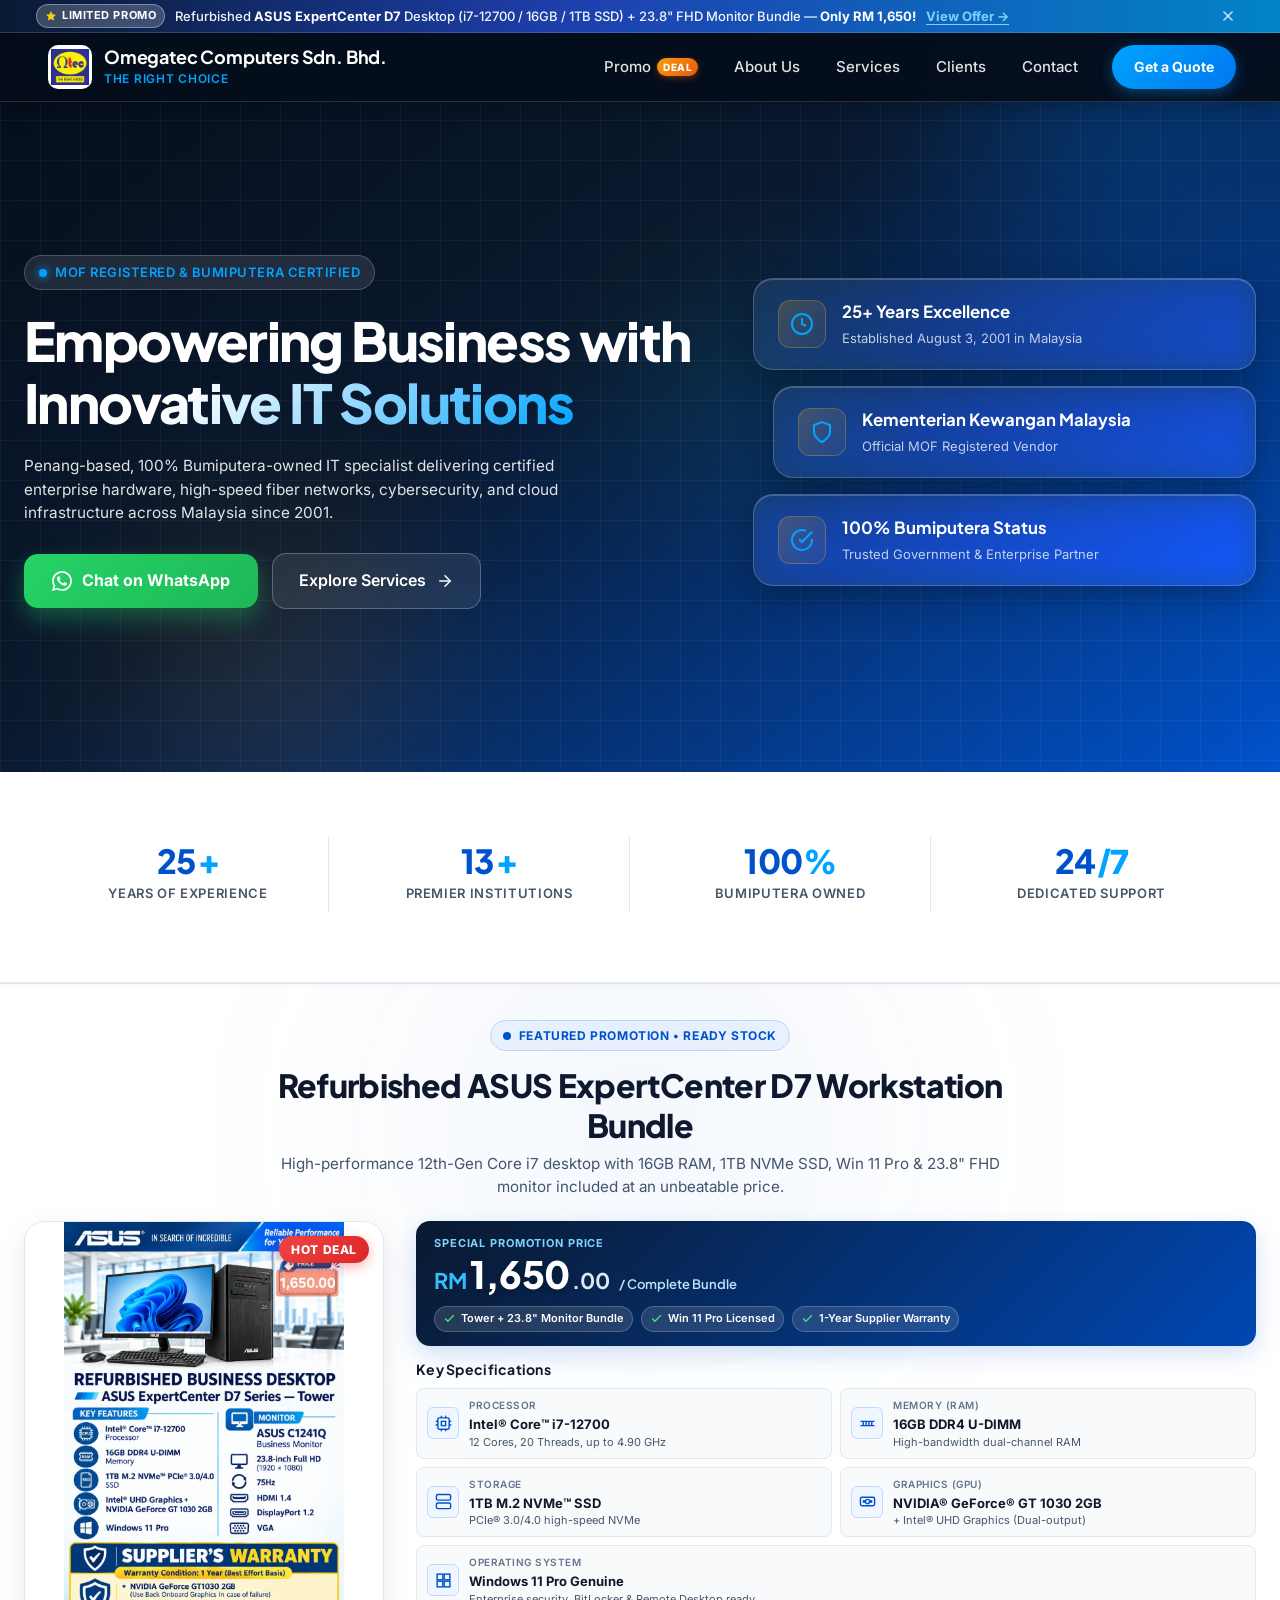
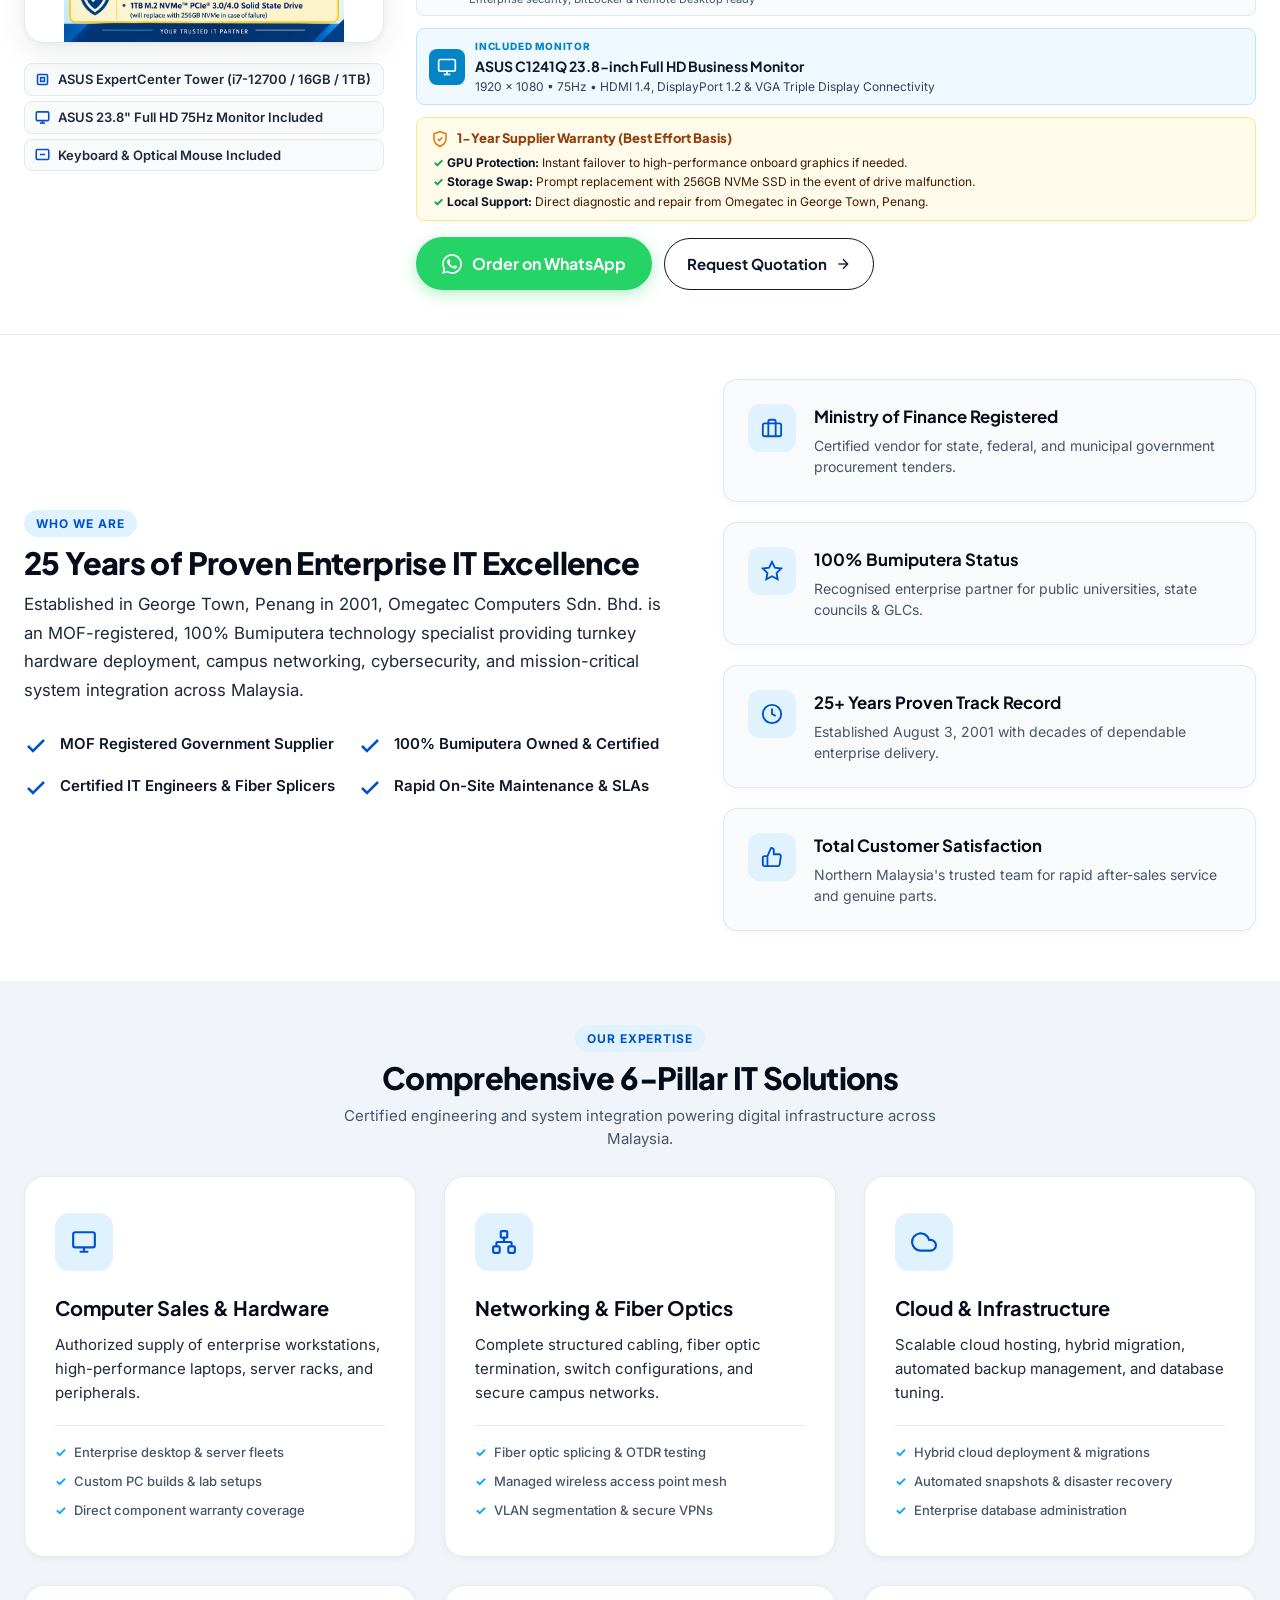
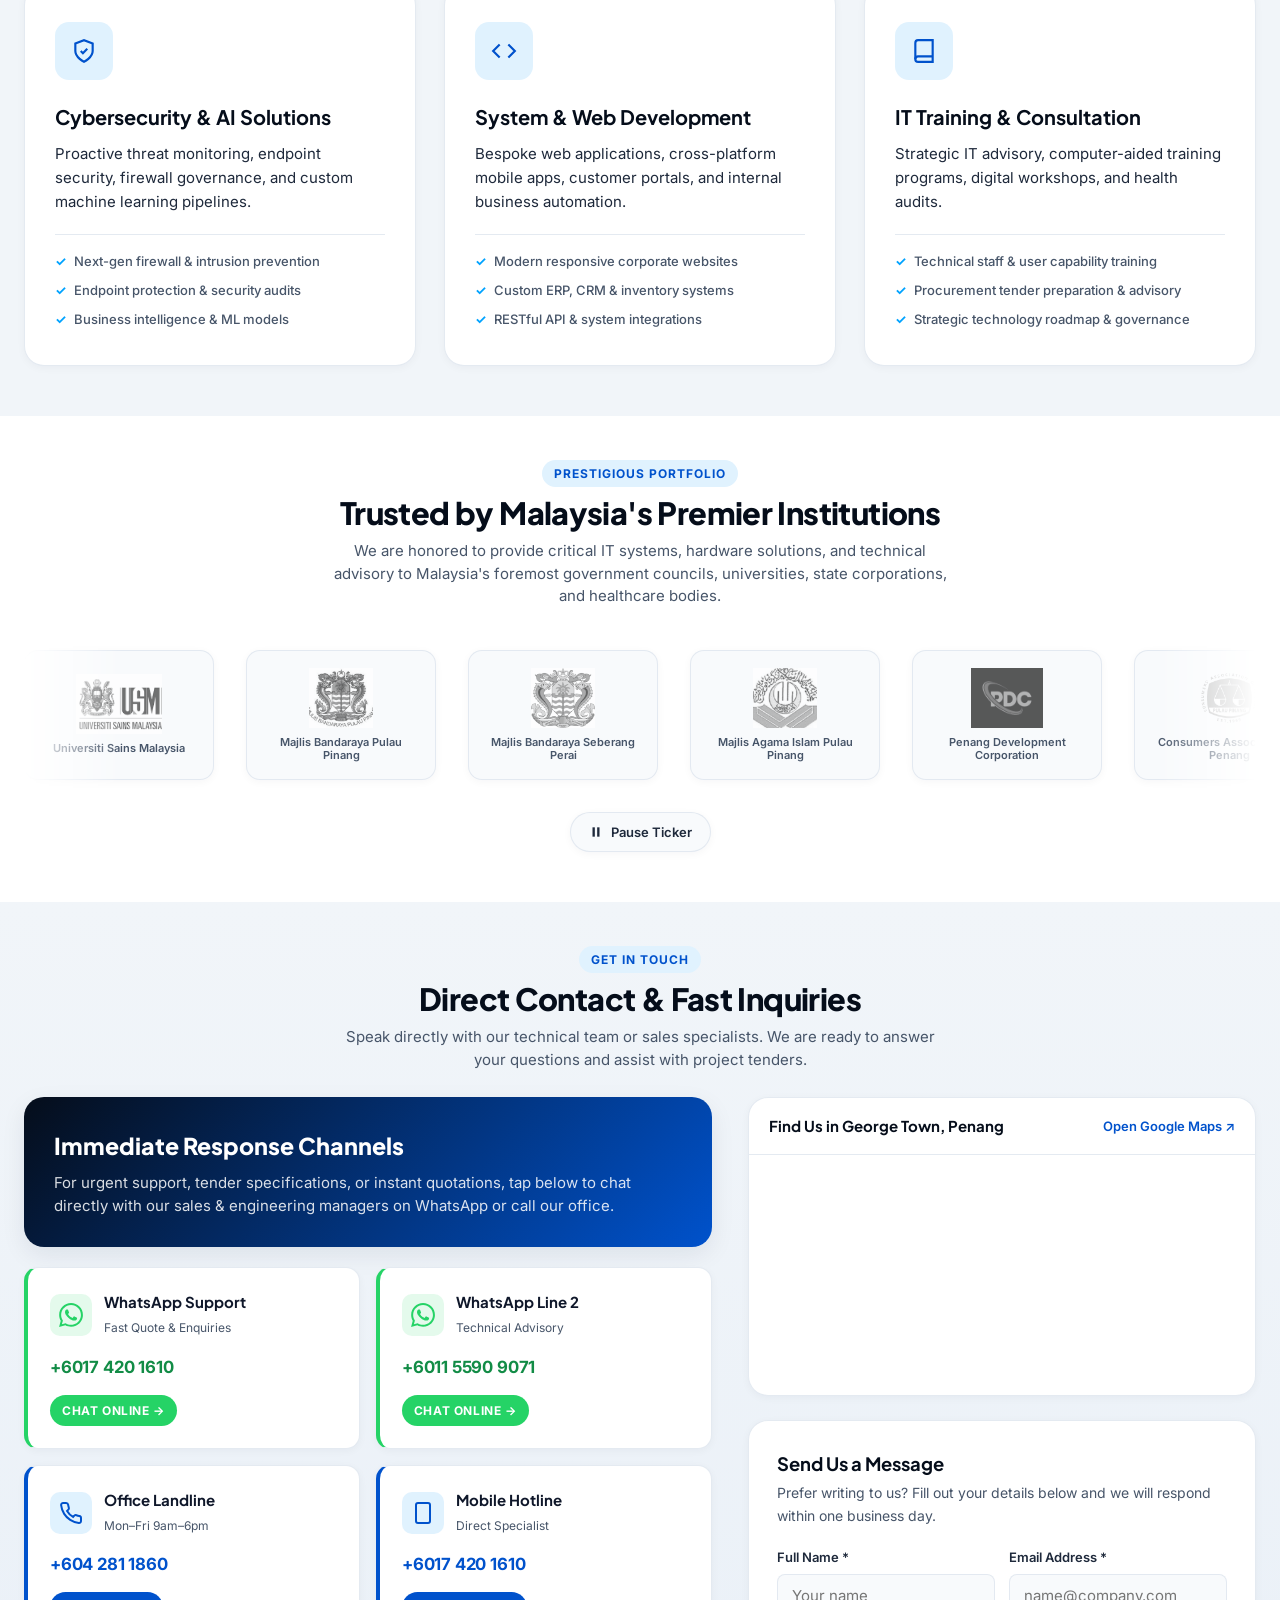
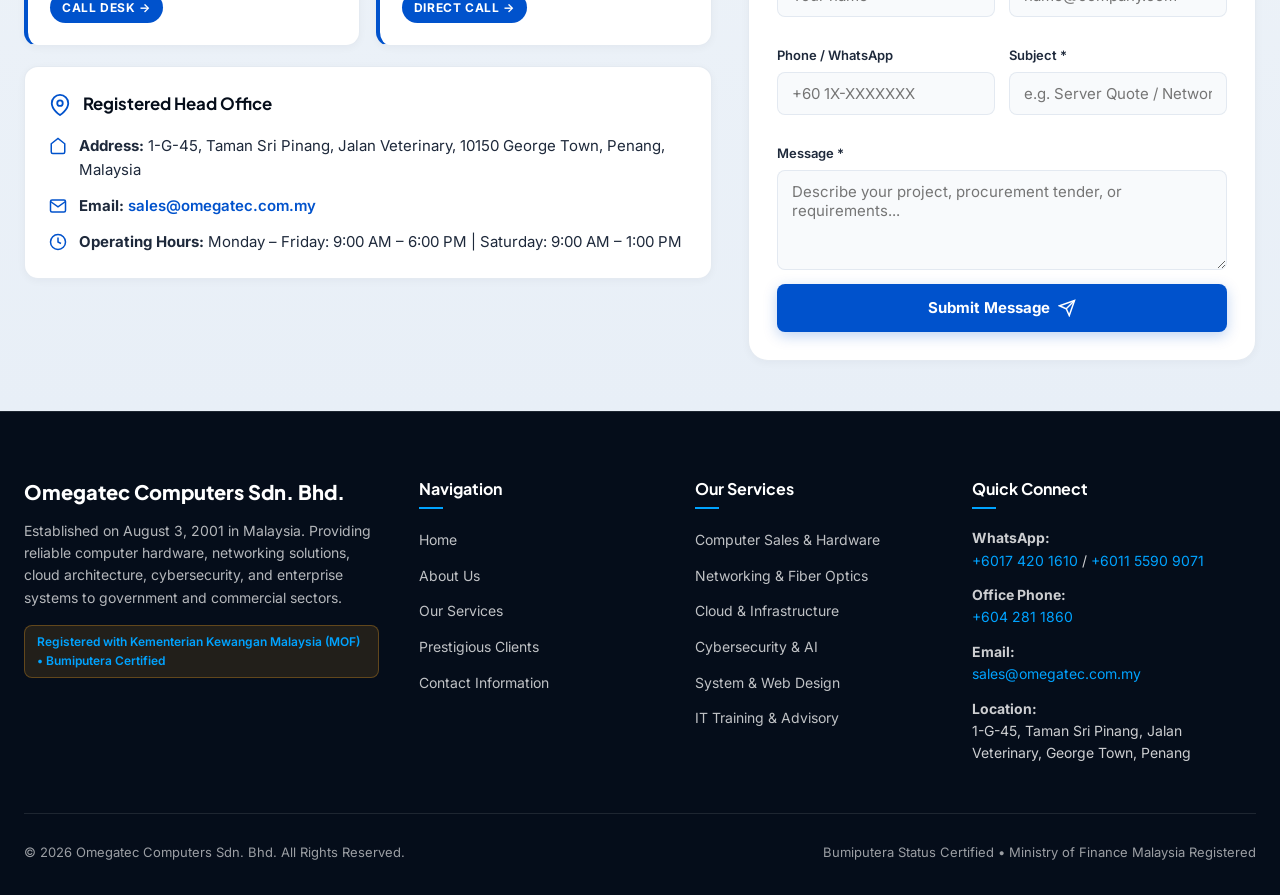
<file: index.html>
<!DOCTYPE html>
<html lang="en">
<head>
  <meta charset="utf-8">
  <meta name="viewport" content="width=device-width, initial-scale=1">
  <meta name="description" content="Omegatec Computers Sdn. Bhd. - Premier Malaysian IT solutions provider specializing in hardware sales, networking, cloud computing, cybersecurity, and system development since 2001. MOF Registered & Bumiputera Certified.">
  <meta name="theme-color" content="#002244">
  <title>Omegatec Computers Sdn. Bhd. | IT Solutions Malaysia</title>

  <!-- Google Fonts: Inter & Plus Jakarta Sans -->
  <link rel="preconnect" href="https://fonts.googleapis.com">
  <link rel="preconnect" href="https://fonts.gstatic.com" crossorigin>
  <link href="https://fonts.googleapis.com/css2?family=Inter:wght@400;500;600;700&family=Plus+Jakarta+Sans:wght@600;700;800&display=swap" rel="stylesheet">

  <!-- Security Policy: Enforce HTTPS for all asset requests -->
  <meta http-equiv="Content-Security-Policy" content="upgrade-insecure-requests">

  <!-- Unified Design System Stylesheet -->
  <link rel="stylesheet" href="css/styles.css?v=5.1">
</head>
<body>

  <!-- Accessible Skip to Content Link (WCAG 2.4.1) -->
  <a href="#main-content" class="skip-link">Skip to main content</a>

  <!-- =========================================================================
       Unified Sticky Glass Header (Encapsulates Top Promo Banner & Nav)
       ========================================================================= -->
  <header class="site-header">
    <!-- Top Global Announcement Bar (Embedded Seamlessly in Header) -->
    <aside id="top-announcement" class="top-announcement-bar" role="region" aria-label="Current Promotion Announcement">
      <div class="announcement-container">
        <div class="announcement-content">
          <span class="announcement-badge">
            <svg width="12" height="12" viewBox="0 0 24 24" fill="currentColor" aria-hidden="true">
              <polygon points="12 2 15.09 8.26 22 9.27 17 14.14 18.18 21.02 12 17.77 5.82 21.02 7 14.14 2 9.27 8.91 8.26 12 2"></polygon>
            </svg>
            LIMITED PROMO
          </span>
          <p class="announcement-text">
            <span class="announcement-desktop-text">Refurbished <strong>ASUS ExpertCenter D7</strong> Desktop (i7-12700 / 16GB / 1TB SSD) + 23.8" FHD Monitor Bundle — <strong>Only RM 1,650!</strong></span>
            <span class="announcement-mobile-text"><strong>ASUS i7 Desktop Bundle</strong> — Only <strong>RM 1,650</strong></span>
          </p>
          <a href="#promo" class="announcement-cta">View Offer &rarr;</a>
        </div>
        <button type="button" class="announcement-close" id="announcement-close-btn" aria-label="Close promotion announcement">
          <svg width="16" height="16" viewBox="0 0 24 24" fill="none" stroke="currentColor" stroke-width="2.5" stroke-linecap="round" stroke-linejoin="round" aria-hidden="true">
            <line x1="18" y1="6" x2="6" y2="18"></line>
            <line x1="6" y1="6" x2="18" y2="18"></line>
          </svg>
        </button>
      </div>
    </aside>

    <!-- Main Navigation Bar -->
    <div class="header-container">
      <a href="#" class="brand-link" aria-label="Omegatec Homepage">
        <div class="brand-logo-wrap">
          <img src="omega-logo.png" alt="Omegatec Logo" width="44" height="44" decoding="async">
        </div>
        <div class="brand-text-wrap">
          <span class="brand-title">Omegatec Computers Sdn. Bhd.</span>
          <span class="brand-tagline">The Right Choice</span>
        </div>
      </a>

      <!-- Desktop Navigation -->
      <nav class="desktop-nav" aria-label="Primary Navigation">
        <ul class="nav-links">
          <li><a href="#promo" class="nav-link nav-link-promo">Promo <span class="nav-promo-pill">DEAL</span></a></li>
          <li><a href="#about" class="nav-link">About Us</a></li>
          <li><a href="#services" class="nav-link">Services</a></li>
          <li><a href="#clients" class="nav-link">Clients</a></li>
          <li><a href="#contact" class="nav-link">Contact</a></li>
        </ul>
        <a href="#contact" class="btn-header-cta">Get a Quote</a>
      </nav>

      <!-- Mobile Hamburger Button -->
      <button class="hamburger" aria-label="Toggle navigation menu" aria-expanded="false" aria-controls="mobile-drawer">
        <span></span>
        <span></span>
        <span></span>
      </button>
    </div>
  </header>

  <!-- Mobile Navigation Drawer -->
  <aside id="mobile-drawer" class="mobile-drawer" aria-label="Mobile Navigation">
    <ul class="mobile-nav-links">
      <li><a href="#promo" class="mobile-nav-link mobile-promo-link">🔥 Current Promo (RM1,650)</a></li>
      <li><a href="#about" class="mobile-nav-link">About Us</a></li>
      <li><a href="#services" class="mobile-nav-link">Services</a></li>
      <li><a href="#clients" class="mobile-nav-link">Clients</a></li>
      <li><a href="#contact" class="mobile-nav-link">Contact Us</a></li>
    </ul>
    <a href="#contact" class="mobile-drawer-cta">Request a Quote</a>
  </aside>
  <div class="drawer-overlay" aria-hidden="true"></div>

  <!-- Main Landmark for Screen Readers & Keyboard Navigation -->
  <main id="main-content">

  <!-- =========================================================================
       Hero Section with Organic Fluid Mesh & Floating Badges
       ========================================================================= -->
  <section class="hero-section" id="home">
    <div class="ambient-blob ambient-blob-1" aria-hidden="true"></div>
    <div class="ambient-blob ambient-blob-2" aria-hidden="true"></div>
    <div class="ambient-blob ambient-blob-3" aria-hidden="true"></div>

    <div class="hero-container">
      <div class="hero-content-wrap">
        <div class="hero-badge-pill">
          <span class="pill-dot"></span>
          MOF Registered &amp; Bumiputera Certified
        </div>
        <h1 class="hero-title">
          Empowering Business with <span class="text-gradient">Innovative IT Solutions</span>
        </h1>
        <p class="hero-lead">
          Penang-based, 100% Bumiputera-owned IT specialist delivering certified enterprise hardware, high-speed fiber networks, cybersecurity, and cloud infrastructure across Malaysia since 2001.
        </p>

        <div class="hero-actions">
          <a href="https://wa.me/60174201610?text=Hello%20Omegatec,%20I%20would%20like%20to%20inquire%20about%20IT%20solutions." target="_blank" rel="noopener" class="btn-whatsapp-cta">
            <svg width="20" height="20" viewBox="0 0 24 24" fill="currentColor">
              <path d="M.057 24l1.687-6.163c-1.041-1.804-1.588-3.849-1.587-5.946.003-6.556 5.338-11.891 11.893-11.891 3.181.001 6.167 1.24 8.413 3.488 2.245 2.248 3.481 5.236 3.48 8.414-.003 6.557-5.338 11.892-11.893 11.892-1.99-.001-3.951-.5-5.688-1.448l-6.305 1.654zm6.597-3.807c1.676.995 3.276 1.591 5.392 1.592 5.448 0 9.886-4.434 9.889-9.885.002-5.462-4.415-9.89-9.881-9.892-5.452 0-9.887 4.434-9.889 9.884-.001 2.225.651 3.891 1.746 5.634l-.999 3.648 3.742-.981zm11.387-5.464c-.074-.124-.272-.198-.57-.347-.297-.149-1.758-.868-2.031-.967-.272-.099-.47-.149-.669.149-.198.297-.768.967-.941 1.165-.173.198-.347.223-.644.074-.297-.149-1.255-.462-2.39-1.475-.883-.788-1.48-1.761-1.653-2.059-.173-.297-.018-.458.13-.606.134-.133.297-.347.446-.521.151-.172.2-.296.3-.495.099-.198.05-.372-.025-.521-.075-.148-.669-1.611-.916-2.206-.242-.579-.487-.501-.669-.51l-.57-.01c-.198 0-.52.074-.792.372s-1.04 1.016-1.04 2.479 1.065 2.876 1.213 3.074c.149.198 2.095 3.2 5.076 4.487.709.306 1.263.489 1.694.626.712.226 1.36.194 1.872.118.571-.085 1.758-.719 2.006-1.413.248-.695.248-1.29.173-1.414z"/>
            </svg>
            Chat on WhatsApp
          </a>
          <a href="#services" class="btn-secondary">
            Explore Services
            <svg width="18" height="18" viewBox="0 0 24 24" fill="none" stroke="currentColor" stroke-width="2" stroke-linecap="round" stroke-linejoin="round">
              <path d="M5 12h14"></path>
              <path d="m12 5 7 7-7 7"></path>
            </svg>
          </a>
        </div>
      </div>

      <!-- Hero Floating Badges Showcase -->
      <div class="hero-visual-card">
        <div class="glass-badge badge-float-1">
          <div class="glass-badge-icon">
            <svg width="24" height="24" viewBox="0 0 24 24" fill="none" stroke="currentColor" stroke-width="2">
              <circle cx="12" cy="12" r="10"></circle>
              <polyline points="12 6 12 12 16 14"></polyline>
            </svg>
          </div>
          <div class="glass-badge-content">
            <h4>25+ Years Excellence</h4>
            <p>Established August 3, 2001 in Malaysia</p>
          </div>
        </div>

        <div class="glass-badge badge-float-2">
          <div class="glass-badge-icon">
            <svg width="24" height="24" viewBox="0 0 24 24" fill="none" stroke="currentColor" stroke-width="2">
              <path d="M12 22s8-4 8-10V5l-8-3-8 3v7c0 6 8 10 8 10z"></path>
            </svg>
          </div>
          <div class="glass-badge-content">
            <h4>Kementerian Kewangan Malaysia</h4>
            <p>Official MOF Registered Vendor</p>
          </div>
        </div>

        <div class="glass-badge badge-float-3">
          <div class="glass-badge-icon">
            <svg width="24" height="24" viewBox="0 0 24 24" fill="none" stroke="currentColor" stroke-width="2">
              <path d="M22 11.08V12a10 10 0 1 1-5.93-9.14"></path>
              <polyline points="22 4 12 14.01 9 11.01"></polyline>
            </svg>
          </div>
          <div class="glass-badge-content">
            <h4>100% Bumiputera Status</h4>
            <p>Trusted Government &amp; Enterprise Partner</p>
          </div>
        </div>
      </div>
    </div>
  </section>

  <!-- =========================================================================
       Stats Counter Banner
       ========================================================================= -->
  <section class="stats-banner" aria-label="Key Performance Indicators">
    <div class="stats-container">
      <div class="stat-item reveal">
        <div class="stat-number-wrap">
          <span class="stat-count" data-target="25">0</span>
          <span class="stat-suffix">+</span>
        </div>
        <span class="stat-label">Years of Experience</span>
      </div>

      <div class="stat-item reveal">
        <div class="stat-number-wrap">
          <span class="stat-count" data-target="13">0</span>
          <span class="stat-suffix">+</span>
        </div>
        <span class="stat-label">Premier Institutions</span>
      </div>

      <div class="stat-item reveal">
        <div class="stat-number-wrap">
          <span class="stat-count" data-target="100">0</span>
          <span class="stat-suffix">%</span>
        </div>
        <span class="stat-label">Bumiputera Owned</span>
      </div>

      <div class="stat-item reveal">
        <div class="stat-number-wrap">
          <span class="stat-count" data-target="24">0</span>
          <span class="stat-suffix">/7</span>
        </div>
        <span class="stat-label">Dedicated Support</span>
      </div>
    </div>
  </section>

  <!-- =========================================================================
       Featured Promo Section — Refurbished ASUS Business Desktop Bundle
       ========================================================================= -->
  <section id="promo" class="promo-section" aria-labelledby="promo-heading">
    <div class="promo-ambient-glow" aria-hidden="true"></div>
    <div class="section-container">
      
      <!-- Section Header -->
      <div class="section-header reveal">
        <div class="promo-tag-pill">
          <span class="promo-pulse-dot" aria-hidden="true"></span>
          <span class="promo-tag-text">Featured Promotion &bull; Ready Stock</span>
        </div>
        <h2 id="promo-heading" class="section-title">
          Refurbished ASUS ExpertCenter D7 Workstation Bundle
        </h2>
        <p class="section-desc">
          High-performance 12th-Gen Core i7 desktop with 16GB RAM, 1TB NVMe SSD, Win 11 Pro &amp; 23.8" FHD monitor included at an unbeatable price.
        </p>
      </div>

      <!-- Promo Showcase Grid -->
      <div class="promo-card-grid reveal">
        
        <!-- Visual Column (Image + Lightbox Trigger + Bundle Checklist) -->
        <div class="promo-visual-wrap">
          <div class="promo-image-card">
            <div class="promo-ribbon-badge">
              <span class="ribbon-text">HOT DEAL</span>
            </div>
            <button type="button" class="promo-poster-btn" id="open-promo-lightbox" aria-label="Enlarge ASUS Desktop Promo Flyer">
              <img src="promo-asus-desktop.jpg" alt="Refurbished ASUS ExpertCenter D7 Series Tower Promotion with 23.8-inch FHD Monitor for RM 1,650" width="853" height="1280" loading="lazy" decoding="async" class="promo-poster-img">
              <div class="promo-hover-overlay">
                <svg width="24" height="24" viewBox="0 0 24 24" fill="none" stroke="currentColor" stroke-width="2" aria-hidden="true">
                  <circle cx="11" cy="11" r="8"></circle>
                  <line x1="21" y1="21" x2="16.65" y2="16.65"></line>
                  <line x1="11" y1="8" x2="11" y2="14"></line>
                  <line x1="8" y1="11" x2="14" y2="11"></line>
                </svg>
                <span>Click to Enlarge</span>
              </div>
            </button>
          </div>

          <!-- Visual Package Contents Pills -->
          <div class="promo-bundle-pills">
            <div class="bundle-pill-item">
              <svg width="15" height="15" viewBox="0 0 24 24" fill="none" stroke="currentColor" stroke-width="2.5"><rect x="4" y="4" width="16" height="16" rx="2"/><rect x="9" y="9" width="6" height="6"/></svg>
              <span>ASUS ExpertCenter Tower (i7-12700 / 16GB / 1TB)</span>
            </div>
            <div class="bundle-pill-item">
              <svg width="15" height="15" viewBox="0 0 24 24" fill="none" stroke="currentColor" stroke-width="2.5"><rect x="2" y="3" width="20" height="14" rx="2"/><line x1="8" y1="21" x2="16" y2="21"/><line x1="12" y1="17" x2="12" y2="21"/></svg>
              <span>ASUS 23.8" Full HD 75Hz Monitor Included</span>
            </div>
            <div class="bundle-pill-item">
              <svg width="15" height="15" viewBox="0 0 24 24" fill="none" stroke="currentColor" stroke-width="2.5"><rect x="2" y="4" width="20" height="16" rx="2"/><path d="M6 8h.01M10 8h.01M14 8h.01M18 8h.01M8 12h8M6 16h.01M10 16h.01M14 16h.01M18 16h.01"/></svg>
              <span>Keyboard &amp; Optical Mouse Included</span>
            </div>
          </div>
        </div>

        <!-- Specs & Details Column -->
        <div class="promo-details-wrap">
          
          <!-- Pricing Card -->
          <div class="promo-pricing-banner">
            <div class="price-meta-label">SPECIAL PROMOTION PRICE</div>
            <div class="price-val-wrap">
              <span class="currency">RM</span>
              <span class="amount">1,650</span>
              <span class="cents">.00</span>
              <span class="unit-tag">/ Complete Bundle</span>
            </div>
            <div class="price-badges-row">
              <span class="benefit-badge">
                <svg width="13" height="13" viewBox="0 0 24 24" fill="none" stroke="currentColor" stroke-width="2.5"><polyline points="20 6 9 17 4 12"></polyline></svg>
                Tower + 23.8" Monitor Bundle
              </span>
              <span class="benefit-badge">
                <svg width="13" height="13" viewBox="0 0 24 24" fill="none" stroke="currentColor" stroke-width="2.5"><polyline points="20 6 9 17 4 12"></polyline></svg>
                Win 11 Pro Licensed
              </span>
              <span class="benefit-badge">
                <svg width="13" height="13" viewBox="0 0 24 24" fill="none" stroke="currentColor" stroke-width="2.5"><polyline points="20 6 9 17 4 12"></polyline></svg>
                1-Year Supplier Warranty
              </span>
            </div>
          </div>

          <!-- Key Hardware Specs -->
          <div class="promo-specs-block">
            <h4 class="specs-heading">Key Specifications</h4>
            <div class="specs-grid">
              <div class="spec-card">
                <div class="spec-icon cpu-icon">
                  <svg width="18" height="18" viewBox="0 0 24 24" fill="none" stroke="currentColor" stroke-width="2"><rect x="4" y="4" width="16" height="16" rx="2"/><rect x="9" y="9" width="6" height="6"/><line x1="9" y1="1" x2="9" y2="4"/><line x1="15" y1="1" x2="15" y2="4"/><line x1="9" y1="20" x2="9" y2="23"/><line x1="15" y1="20" x2="15" y2="23"/><line x1="20" y1="9" x2="23" y2="9"/><line x1="20" y1="14" x2="23" y2="14"/><line x1="1" y1="9" x2="4" y2="9"/><line x1="1" y1="14" x2="4" y2="14"/></svg>
                </div>
                <div class="spec-text">
                  <span class="spec-label">Processor</span>
                  <span class="spec-val">Intel® Core™ i7-12700</span>
                  <span class="spec-sub">12 Cores, 20 Threads, up to 4.90 GHz</span>
                </div>
              </div>

              <div class="spec-card">
                <div class="spec-icon ram-icon">
                  <svg width="18" height="18" viewBox="0 0 24 24" fill="none" stroke="currentColor" stroke-width="2"><path d="M2 9h20M2 15h20M6 9v6M10 9v6M14 9v6M18 9v6"/></svg>
                </div>
                <div class="spec-text">
                  <span class="spec-label">Memory (RAM)</span>
                  <span class="spec-val">16GB DDR4 U-DIMM</span>
                  <span class="spec-sub">High-bandwidth dual-channel RAM</span>
                </div>
              </div>

              <div class="spec-card">
                <div class="spec-icon ssd-icon">
                  <svg width="18" height="18" viewBox="0 0 24 24" fill="none" stroke="currentColor" stroke-width="2"><rect x="2" y="2" width="20" height="8" rx="2"/><rect x="2" y="14" width="20" height="8" rx="2"/><line x1="6" y1="6" x2="6.01" y2="6"/><line x1="6" y1="18" x2="6.01" y2="18"/></svg>
                </div>
                <div class="spec-text">
                  <span class="spec-label">Storage</span>
                  <span class="spec-val">1TB M.2 NVMe™ SSD</span>
                  <span class="spec-sub">PCIe® 3.0/4.0 high-speed NVMe</span>
                </div>
              </div>

              <div class="spec-card">
                <div class="spec-icon gpu-icon">
                  <svg width="18" height="18" viewBox="0 0 24 24" fill="none" stroke="currentColor" stroke-width="2"><rect x="2" y="6" width="20" height="12" rx="2"/><circle cx="12" cy="12" r="3"/><circle cx="7" cy="12" r="1"/><circle cx="17" cy="12" r="1"/></svg>
                </div>
                <div class="spec-text">
                  <span class="spec-label">Graphics (GPU)</span>
                  <span class="spec-val">NVIDIA® GeForce® GT 1030 2GB</span>
                  <span class="spec-sub">+ Intel® UHD Graphics (Dual-output)</span>
                </div>
              </div>

              <div class="spec-card spec-card-wide">
                <div class="spec-icon os-icon">
                  <svg width="18" height="18" viewBox="0 0 24 24" fill="none" stroke="currentColor" stroke-width="2"><rect x="3" y="3" width="8" height="8"/><rect x="13" y="3" width="8" height="8"/><rect x="3" y="13" width="8" height="8"/><rect x="13" y="13" width="8" height="8"/></svg>
                </div>
                <div class="spec-text">
                  <span class="spec-label">Operating System</span>
                  <span class="spec-val">Windows 11 Pro Genuine</span>
                  <span class="spec-sub">Enterprise security, BitLocker &amp; Remote Desktop ready</span>
                </div>
              </div>
            </div>
          </div>

          <!-- Included Monitor Block -->
          <div class="promo-monitor-box">
            <div class="monitor-icon-wrap">
              <svg width="22" height="22" viewBox="0 0 24 24" fill="none" stroke="currentColor" stroke-width="2"><rect x="2" y="3" width="20" height="14" rx="2"/><line x1="8" y1="21" x2="16" y2="21"/><line x1="12" y1="17" x2="12" y2="21"/></svg>
            </div>
            <div class="monitor-info">
              <span class="monitor-badge">INCLUDED MONITOR</span>
              <h5 class="monitor-model">ASUS C1241Q 23.8-inch Full HD Business Monitor</h5>
              <p class="monitor-specs">
                1920 &times; 1080 &bull; 75Hz &bull; HDMI 1.4, DisplayPort 1.2 &amp; VGA Triple Display Connectivity
              </p>
            </div>
          </div>

          <!-- Supplier Warranty Terms Box -->
          <div class="promo-warranty-card">
            <div class="warranty-card-header">
              <svg width="18" height="18" viewBox="0 0 24 24" fill="none" stroke="currentColor" stroke-width="2" class="warranty-badge-icon"><path d="M12 22s8-4 8-10V5l-8-3-8 3v7c0 6 8 10 8 10z"/><polyline points="9 12 11 14 15 10"/></svg>
              <span class="warranty-title">1-Year Supplier Warranty (Best Effort Basis)</span>
            </div>
            <ul class="warranty-bullet-list">
              <li><strong>GPU Protection:</strong> Instant failover to high-performance onboard graphics if needed.</li>
              <li><strong>Storage Swap:</strong> Prompt replacement with 256GB NVMe SSD in the event of drive malfunction.</li>
              <li><strong>Local Support:</strong> Direct diagnostic and repair from Omegatec in George Town, Penang.</li>
            </ul>
          </div>

          <!-- CTA Action Buttons -->
          <div class="promo-cta-actions">
            <a href="https://wa.me/60174201610?text=Hello%20Omegatec,%20I%20would%20like%20to%20order/inquire%20about%20the%20Refurbished%20ASUS%20ExpertCenter%20D7%20Desktop%20Bundle%20(RM1,650)." target="_blank" rel="noopener" class="btn-promo-whatsapp">
              <svg width="20" height="20" viewBox="0 0 24 24" fill="currentColor">
                <path d="M.057 24l1.687-6.163c-1.041-1.804-1.588-3.849-1.587-5.946.003-6.556 5.338-11.891 11.893-11.891 3.181.001 6.167 1.24 8.413 3.488 2.245 2.248 3.481 5.236 3.48 8.414-.003 6.557-5.338 11.892-11.893 11.892-1.99-.001-3.951-.5-5.688-1.448l-6.305 1.654zm6.597-3.807c1.676.995 3.276 1.591 5.392 1.592 5.448 0 9.886-4.434 9.889-9.885.002-5.462-4.415-9.89-9.881-9.892-5.452 0-9.887 4.434-9.889 9.884-.001 2.225.651 3.891 1.746 5.634l-.999 3.648 3.742-.981zm11.387-5.464c-.074-.124-.272-.198-.57-.347-.297-.149-1.758-.868-2.031-.967-.272-.099-.47-.149-.669.149-.198.297-.768.967-.941 1.165-.173.198-.347.223-.644.074-.297-.149-1.255-.462-2.39-1.475-.883-.788-1.48-1.761-1.653-2.059-.173-.297-.018-.458.13-.606.134-.133.297-.347.446-.521.151-.172.2-.296.3-.495.099-.198.05-.372-.025-.521-.075-.148-.669-1.611-.916-2.206-.242-.579-.487-.501-.669-.51l-.57-.01c-.198 0-.52.074-.792.372s-1.04 1.016-1.04 2.479 1.065 2.876 1.213 3.074c.149.198 2.095 3.2 5.076 4.487.709.306 1.263.489 1.694.626.712.226 1.36.194 1.872.118.571-.085 1.758-.719 2.006-1.413.248-.695.248-1.29.173-1.414z"/>
              </svg>
              Order on WhatsApp
            </a>
            <a href="#contact" class="btn-promo-quote">
              Request Quotation
              <svg width="16" height="16" viewBox="0 0 24 24" fill="none" stroke="currentColor" stroke-width="2"><path d="M5 12h14"/><path d="m12 5 7 7-7 7"/></svg>
            </a>
          </div>

        </div>
      </div>
    </div>
  </section>

  <!-- =========================================================================
       About Us Section — High-Impact Credentials Grid
       ========================================================================= -->
  <section id="about">
    <div class="section-container">
      <div class="about-grid">
        <div class="about-content reveal">
          <span class="section-subtitle">Who We Are</span>
          <h2 class="section-title">25 Years of Proven Enterprise IT Excellence</h2>
          <p>
            Established in George Town, Penang in 2001, Omegatec Computers Sdn. Bhd. is an MOF-registered, 100% Bumiputera technology specialist providing turnkey hardware deployment, campus networking, cybersecurity, and mission-critical system integration across Malaysia.
          </p>

          <div class="about-features">
            <div class="about-feature-item">
              <svg class="about-feature-icon" viewBox="0 0 24 24" fill="none" stroke="currentColor" stroke-width="2.5">
                <polyline points="20 6 9 17 4 12"></polyline>
              </svg>
              <span class="about-feature-text">MOF Registered Government Supplier</span>
            </div>
            <div class="about-feature-item">
              <svg class="about-feature-icon" viewBox="0 0 24 24" fill="none" stroke="currentColor" stroke-width="2.5">
                <polyline points="20 6 9 17 4 12"></polyline>
              </svg>
              <span class="about-feature-text">100% Bumiputera Owned &amp; Certified</span>
            </div>
            <div class="about-feature-item">
              <svg class="about-feature-icon" viewBox="0 0 24 24" fill="none" stroke="currentColor" stroke-width="2.5">
                <polyline points="20 6 9 17 4 12"></polyline>
              </svg>
              <span class="about-feature-text">Certified IT Engineers &amp; Fiber Splicers</span>
            </div>
            <div class="about-feature-item">
              <svg class="about-feature-icon" viewBox="0 0 24 24" fill="none" stroke="currentColor" stroke-width="2.5">
                <polyline points="20 6 9 17 4 12"></polyline>
              </svg>
              <span class="about-feature-text">Rapid On-Site Maintenance &amp; SLAs</span>
            </div>
          </div>
        </div>

        <div class="about-cards-wrap reveal">
          <div class="credential-card">
            <div class="credential-icon-wrap">
              <svg width="22" height="22" viewBox="0 0 24 24" fill="none" stroke="currentColor" stroke-width="2">
                <rect x="2" y="7" width="20" height="14" rx="2" ry="2"></rect>
                <path d="M16 21V5a2 2 0 0 0-2-2h-4a2 2 0 0 0-2 2v16"></path>
              </svg>
            </div>
            <div class="credential-info">
              <h4>Ministry of Finance Registered</h4>
              <p>Certified vendor for state, federal, and municipal government procurement tenders.</p>
            </div>
          </div>

          <div class="credential-card">
            <div class="credential-icon-wrap">
              <svg width="22" height="22" viewBox="0 0 24 24" fill="none" stroke="currentColor" stroke-width="2">
                <polygon points="12 2 15.09 8.26 22 9.27 17 14.14 18.18 21.02 12 17.77 5.82 21.02 7 14.14 2 9.27 8.91 8.26 12 2"></polygon>
              </svg>
            </div>
            <div class="credential-info">
              <h4>100% Bumiputera Status</h4>
              <p>Recognised enterprise partner for public universities, state councils &amp; GLCs.</p>
            </div>
          </div>

          <div class="credential-card">
            <div class="credential-icon-wrap">
              <svg width="22" height="22" viewBox="0 0 24 24" fill="none" stroke="currentColor" stroke-width="2">
                <circle cx="12" cy="12" r="10"></circle>
                <polyline points="12 6 12 12 16 14"></polyline>
              </svg>
            </div>
            <div class="credential-info">
              <h4>25+ Years Proven Track Record</h4>
              <p>Established August 3, 2001 with decades of dependable enterprise delivery.</p>
            </div>
          </div>

          <div class="credential-card">
            <div class="credential-icon-wrap">
              <svg width="22" height="22" viewBox="0 0 24 24" fill="none" stroke="currentColor" stroke-width="2">
                <path d="M14 9V5a3 3 0 0 0-3-3l-4 9v11h11.28a2 2 0 0 0 2-1.7l1.38-9a2 2 0 0 0-2-2.3zM7 22H4a2 2 0 0 1-2-2v-7a2 2 0 0 1 2-2h3"></path>
              </svg>
            </div>
            <div class="credential-info">
              <h4>Total Customer Satisfaction</h4>
              <p>Northern Malaysia's trusted team for rapid after-sales service and genuine parts.</p>
            </div>
          </div>
        </div>
      </div>
    </div>
  </section>

  <!-- =========================================================================
       Services Section — 6 Pillars (Visual & Scannable)
       ========================================================================= -->
  <section id="services">
    <div class="section-container">
      <div class="section-header reveal">
        <span class="section-subtitle">Our Expertise</span>
        <h2 class="section-title">Comprehensive 6-Pillar IT Solutions</h2>
        <p class="section-desc">
          Certified engineering and system integration powering digital infrastructure across Malaysia.
        </p>
      </div>

      <div class="services-grid">
        <!-- Pillar 1: Hardware & Sales -->
        <div class="service-card reveal">
          <div class="service-icon-box">
            <svg width="26" height="26" viewBox="0 0 24 24" fill="none" stroke="currentColor" stroke-width="2">
              <rect x="2" y="3" width="20" height="14" rx="2" ry="2"></rect>
              <line x1="8" y1="21" x2="16" y2="21"></line>
              <line x1="12" y1="17" x2="12" y2="21"></line>
            </svg>
          </div>
          <h3 class="service-title">Computer Sales &amp; Hardware</h3>
          <p class="service-desc">
            Authorized supply of enterprise workstations, high-performance laptops, server racks, and peripherals.
          </p>
          <ul class="service-highlights">
            <li>Enterprise desktop &amp; server fleets</li>
            <li>Custom PC builds &amp; lab setups</li>
            <li>Direct component warranty coverage</li>
          </ul>
        </div>

        <!-- Pillar 2: Networking & Fiber Optics -->
        <div class="service-card reveal">
          <div class="service-icon-box">
            <svg width="26" height="26" viewBox="0 0 24 24" fill="none" stroke="currentColor" stroke-width="2">
              <rect x="16" y="16" width="6" height="6" rx="1"></rect>
              <rect x="2" y="16" width="6" height="6" rx="1"></rect>
              <rect x="9" y="2" width="6" height="6" rx="1"></rect>
              <path d="M5 16v-3a1 1 0 0 1 1-1h12a1 1 0 0 1 1 1v3"></path>
              <line x1="12" y1="12" x2="12" y2="8"></line>
            </svg>
          </div>
          <h3 class="service-title">Networking &amp; Fiber Optics</h3>
          <p class="service-desc">
            Complete structured cabling, fiber optic termination, switch configurations, and secure campus networks.
          </p>
          <ul class="service-highlights">
            <li>Fiber optic splicing &amp; OTDR testing</li>
            <li>Managed wireless access point mesh</li>
            <li>VLAN segmentation &amp; secure VPNs</li>
          </ul>
        </div>

        <!-- Pillar 3: Cloud & Infrastructure -->
        <div class="service-card reveal">
          <div class="service-icon-box">
            <svg width="26" height="26" viewBox="0 0 24 24" fill="none" stroke="currentColor" stroke-width="2">
              <path d="M18 10h-1.26A8 8 0 1 0 9 20h9a5 5 0 0 0 0-10z"></path>
            </svg>
          </div>
          <h3 class="service-title">Cloud &amp; Infrastructure</h3>
          <p class="service-desc">
            Scalable cloud hosting, hybrid migration, automated backup management, and database tuning.
          </p>
          <ul class="service-highlights">
            <li>Hybrid cloud deployment &amp; migrations</li>
            <li>Automated snapshots &amp; disaster recovery</li>
            <li>Enterprise database administration</li>
          </ul>
        </div>

        <!-- Pillar 4: Cybersecurity & AI/ML -->
        <div class="service-card reveal">
          <div class="service-icon-box">
            <svg width="26" height="26" viewBox="0 0 24 24" fill="none" stroke="currentColor" stroke-width="2">
              <path d="M12 22s8-4 8-10V5l-8-3-8 3v7c0 6 8 10 8 10z"></path>
              <path d="m9 12 2 2 4-4"></path>
            </svg>
          </div>
          <h3 class="service-title">Cybersecurity &amp; AI Solutions</h3>
          <p class="service-desc">
            Proactive threat monitoring, endpoint security, firewall governance, and custom machine learning pipelines.
          </p>
          <ul class="service-highlights">
            <li>Next-gen firewall &amp; intrusion prevention</li>
            <li>Endpoint protection &amp; security audits</li>
            <li>Business intelligence &amp; ML models</li>
          </ul>
        </div>

        <!-- Pillar 5: Custom Software & Web -->
        <div class="service-card reveal">
          <div class="service-icon-box">
            <svg width="26" height="26" viewBox="0 0 24 24" fill="none" stroke="currentColor" stroke-width="2">
              <polyline points="16 18 22 12 16 6"></polyline>
              <polyline points="8 6 2 12 8 18"></polyline>
            </svg>
          </div>
          <h3 class="service-title">System &amp; Web Development</h3>
          <p class="service-desc">
            Bespoke web applications, cross-platform mobile apps, customer portals, and internal business automation.
          </p>
          <ul class="service-highlights">
            <li>Modern responsive corporate websites</li>
            <li>Custom ERP, CRM &amp; inventory systems</li>
            <li>RESTful API &amp; system integrations</li>
          </ul>
        </div>

        <!-- Pillar 6: Training & Consultation -->
        <div class="service-card reveal">
          <div class="service-icon-box">
            <svg width="26" height="26" viewBox="0 0 24 24" fill="none" stroke="currentColor" stroke-width="2">
              <path d="M4 19.5A2.5 2.5 0 0 1 6.5 17H20"></path>
              <path d="M6.5 2H20v20H6.5A2.5 2.5 0 0 1 4 19.5v-15A2.5 2.5 0 0 1 6.5 2z"></path>
            </svg>
          </div>
          <h3 class="service-title">IT Training &amp; Consultation</h3>
          <p class="service-desc">
            Strategic IT advisory, computer-aided training programs, digital workshops, and health audits.
          </p>
          <ul class="service-highlights">
            <li>Technical staff &amp; user capability training</li>
            <li>Procurement tender preparation &amp; advisory</li>
            <li>Strategic technology roadmap &amp; governance</li>
          </ul>
        </div>
      </div>
    </div>
  </section>

  <!-- =========================================================================
       Clients Section — Infinite Seamless Logo Marquee (13 Logos)
       ========================================================================= -->
  <section id="clients">
    <div class="section-container">
      <div class="section-header reveal">
        <span class="section-subtitle">Prestigious Portfolio</span>
        <h2 class="section-title">Trusted by Malaysia's Premier Institutions</h2>
        <p class="section-desc">
          We are honored to provide critical IT systems, hardware solutions, and technical advisory to Malaysia's foremost government councils, universities, state corporations, and healthcare bodies.
        </p>
      </div>

      <!-- Marquee Carousel with 13 Logos -->
      <div class="marquee-wrapper reveal">
        <div class="marquee-track" role="region" aria-label="Client logos carousel">
          <!-- 1. USM -->
          <div class="client-logo-card">
            <img src="usm-logo.png" alt="Universiti Sains Malaysia" class="client-logo-img" width="211" height="148" loading="lazy" decoding="async">
            <span class="client-logo-name">Universiti Sains Malaysia</span>
          </div>
          <!-- 2. MBPP -->
          <div class="client-logo-card">
            <img src="mbpp-logo.png" alt="Majlis Bandaraya Pulau Pinang" class="client-logo-img" width="204" height="192" loading="lazy" decoding="async">
            <span class="client-logo-name">Majlis Bandaraya Pulau Pinang</span>
          </div>
          <!-- 3. MBSP -->
          <div class="client-logo-card">
            <img src="mbsp-logo.png" alt="Majlis Bandaraya Seberang Perai" class="client-logo-img" width="204" height="192" loading="lazy" decoding="async">
            <span class="client-logo-name">Majlis Bandaraya Seberang Perai</span>
          </div>
          <!-- 4. MAINPP -->
          <div class="client-logo-card">
            <img src="mainpp-logo.png" alt="Majlis Agama Islam Pulau Pinang" class="client-logo-img" width="204" height="192" loading="lazy" decoding="async">
            <span class="client-logo-name">Majlis Agama Islam Pulau Pinang</span>
          </div>
          <!-- 5. PDC -->
          <div class="client-logo-card">
            <img src="pdc-logo.png" alt="Penang Development Corporation" class="client-logo-img" width="180" height="148" loading="lazy" decoding="async">
            <span class="client-logo-name">Penang Development Corporation</span>
          </div>
          <!-- 6. CAP -->
          <div class="client-logo-card">
            <img src="cap-logo.png" alt="Consumers Association of Penang" class="client-logo-img" width="400" height="400" loading="lazy" decoding="async">
            <span class="client-logo-name">Consumers Association of Penang</span>
          </div>
          <!-- 7. PBBPP -->
          <div class="client-logo-card">
            <img src="pbbpp-logo.png" alt="Perbadanan Bukit Bendera Pulau Pinang" class="client-logo-img" width="176" height="167" loading="lazy" decoding="async">
            <span class="client-logo-name">Perbadanan Bukit Bendera</span>
          </div>
          <!-- 8. MADA -->
          <div class="client-logo-card">
            <img src="mada-logo.png" alt="Lembaga Kemajuan Pertanian Muda" class="client-logo-img" width="204" height="192" loading="lazy" decoding="async">
            <span class="client-logo-name">Lembaga Pertanian Muda (MADA)</span>
          </div>
          <!-- 9. HPP -->
          <div class="client-logo-card">
            <img src="hpp-logo.png" alt="Hospital Pulau Pinang" class="client-logo-img" width="204" height="192" loading="lazy" decoding="async">
            <span class="client-logo-name">Hospital Pulau Pinang</span>
          </div>
          <!-- 10. PPAPP -->
          <div class="client-logo-card">
            <img src="ppapp-logo.png" alt="Perbadanan Perpustakaan Awam Pulau Pinang" class="client-logo-img" width="196" height="183" loading="lazy" decoding="async">
            <span class="client-logo-name">Perpustakaan Awam Pulau Pinang</span>
          </div>
          <!-- 11. SUK Penang -->
          <div class="client-logo-card">
            <img src="suk-logo.png" alt="Pejabat Setiausaha Kerajaan Negeri Pulau Pinang" class="client-logo-img" width="204" height="192" loading="lazy" decoding="async">
            <span class="client-logo-name">SUK Negeri Pulau Pinang</span>
          </div>
          <!-- 12. SPPP -->
          <div class="client-logo-card">
            <img src="sppp-logo.png" alt="Suruhanjaya Pelabuhan Pulau Pinang" class="client-logo-img" width="148" height="148" loading="lazy" decoding="async">
            <span class="client-logo-name">Suruhanjaya Pelabuhan PP</span>
          </div>
          <!-- 13. KK -->
          <div class="client-logo-card">
            <img src="kk-logo.png" alt="Kementerian Kesihatan Malaysia" class="client-logo-img" width="204" height="192" loading="lazy" decoding="async">
            <span class="client-logo-name">Kementerian Kesihatan Malaysia</span>
          </div>
        </div>
      </div>

      <!-- Accessible Pause/Resume Marquee Control (WCAG 2.2.2) -->
      <div class="marquee-controls">
        <button type="button" class="marquee-toggle-btn" aria-label="Pause client logos ticker" aria-pressed="false">
          <svg class="toggle-icon" width="14" height="14" viewBox="0 0 24 24" fill="currentColor" aria-hidden="true">
            <rect x="6" y="4" width="4" height="16"></rect>
            <rect x="14" y="4" width="4" height="16"></rect>
          </svg>
          <span class="toggle-text">Pause Ticker</span>
        </button>
      </div>
    </div>
  </section>

  <!-- =========================================================================
       Contact Hub — Direct WhatsApp & Quick Call First
       ========================================================================= -->
  <section id="contact">
    <div class="section-container">
      <div class="section-header reveal">
        <span class="section-subtitle">Get in Touch</span>
        <h2 class="section-title">Direct Contact &amp; Fast Inquiries</h2>
        <p class="section-desc">
          Speak directly with our technical team or sales specialists. We are ready to answer your questions and assist with project tenders.
        </p>
      </div>

      <div class="contact-layout">
        <!-- Left Column: Quick Action Contact Cards -->
        <div class="direct-actions-box reveal">
          <div class="contact-quick-banner">
            <h3>Immediate Response Channels</h3>
            <p>For urgent support, tender specifications, or instant quotations, tap below to chat directly with our sales &amp; engineering managers on WhatsApp or call our office.</p>
          </div>

          <div class="quick-contact-grid">
            <!-- WhatsApp 1 -->
            <a href="https://wa.me/60174201610" target="_blank" rel="noopener" class="direct-action-card card-wa">
              <div class="card-top">
                <div class="card-icon">
                  <svg width="24" height="24" viewBox="0 0 24 24" fill="currentColor">
                    <path d="M.057 24l1.687-6.163c-1.041-1.804-1.588-3.849-1.587-5.946.003-6.556 5.338-11.891 11.893-11.891 3.181.001 6.167 1.24 8.413 3.488 2.245 2.248 3.481 5.236 3.48 8.414-.003 6.557-5.338 11.892-11.893 11.892-1.99-.001-3.951-.5-5.688-1.448l-6.305 1.654zm6.597-3.807c1.676.995 3.276 1.591 5.392 1.592 5.448 0 9.886-4.434 9.889-9.885.002-5.462-4.415-9.89-9.881-9.892-5.452 0-9.887 4.434-9.889 9.884-.001 2.225.651 3.891 1.746 5.634l-.999 3.648 3.742-.981zm11.387-5.464c-.074-.124-.272-.198-.57-.347-.297-.149-1.758-.868-2.031-.967-.272-.099-.47-.149-.669.149-.198.297-.768.967-.941 1.165-.173.198-.347.223-.644.074-.297-.149-1.255-.462-2.39-1.475-.883-.788-1.48-1.761-1.653-2.059-.173-.297-.018-.458.13-.606.134-.133.297-.347.446-.521.151-.172.2-.296.3-.495.099-.198.05-.372-.025-.521-.075-.148-.669-1.611-.916-2.206-.242-.579-.487-.501-.669-.51l-.57-.01c-.198 0-.52.074-.792.372s-1.04 1.016-1.04 2.479 1.065 2.876 1.213 3.074c.149.198 2.095 3.2 5.076 4.487.709.306 1.263.489 1.694.626.712.226 1.36.194 1.872.118.571-.085 1.758-.719 2.006-1.413.248-.695.248-1.29.173-1.414z"/>
                  </svg>
                </div>
                <div class="card-meta">
                  <h4>WhatsApp Support</h4>
                  <span>Fast Quote &amp; Enquiries</span>
                </div>
              </div>
              <span class="card-number">+6017 420 1610</span>
              <span class="card-btn-pill">Chat Online →</span>
            </a>

            <!-- WhatsApp 2 -->
            <a href="https://wa.me/601155909071" target="_blank" rel="noopener" class="direct-action-card card-wa">
              <div class="card-top">
                <div class="card-icon">
                  <svg width="24" height="24" viewBox="0 0 24 24" fill="currentColor">
                    <path d="M.057 24l1.687-6.163c-1.041-1.804-1.588-3.849-1.587-5.946.003-6.556 5.338-11.891 11.893-11.891 3.181.001 6.167 1.24 8.413 3.488 2.245 2.248 3.481 5.236 3.48 8.414-.003 6.557-5.338 11.892-11.893 11.892-1.99-.001-3.951-.5-5.688-1.448l-6.305 1.654zm6.597-3.807c1.676.995 3.276 1.591 5.392 1.592 5.448 0 9.886-4.434 9.889-9.885.002-5.462-4.415-9.89-9.881-9.892-5.452 0-9.887 4.434-9.889 9.884-.001 2.225.651 3.891 1.746 5.634l-.999 3.648 3.742-.981zm11.387-5.464c-.074-.124-.272-.198-.57-.347-.297-.149-1.758-.868-2.031-.967-.272-.099-.47-.149-.669.149-.198.297-.768.967-.941 1.165-.173.198-.347.223-.644.074-.297-.149-1.255-.462-2.39-1.475-.883-.788-1.48-1.761-1.653-2.059-.173-.297-.018-.458.13-.606.134-.133.297-.347.446-.521.151-.172.2-.296.3-.495.099-.198.05-.372-.025-.521-.075-.148-.669-1.611-.916-2.206-.242-.579-.487-.501-.669-.51l-.57-.01c-.198 0-.52.074-.792.372s-1.04 1.016-1.04 2.479 1.065 2.876 1.213 3.074c.149.198 2.095 3.2 5.076 4.487.709.306 1.263.489 1.694.626.712.226 1.36.194 1.872.118.571-.085 1.758-.719 2.006-1.413.248-.695.248-1.29.173-1.414z"/>
                  </svg>
                </div>
                <div class="card-meta">
                  <h4>WhatsApp Line 2</h4>
                  <span>Technical Advisory</span>
                </div>
              </div>
              <span class="card-number">+6011 5590 9071</span>
              <span class="card-btn-pill">Chat Online →</span>
            </a>

            <!-- Office Phone 1 -->
            <a href="tel:+6042811860" class="direct-action-card card-phone">
              <div class="card-top">
                <div class="card-icon">
                  <svg width="24" height="24" viewBox="0 0 24 24" fill="none" stroke="currentColor" stroke-width="2">
                    <path d="M22 16.92v3a2 2 0 0 1-2.18 2 19.79 19.79 0 0 1-8.63-3.07 19.5 19.5 0 0 1-6-6 19.79 19.79 0 0 1-3.07-8.67A2 2 0 0 1 4.11 2h3a2 2 0 0 1 2 1.72 12.84 12.84 0 0 0 .7 2.81 2 2 0 0 1-.45 2.11L8.09 9.91a16 16 0 0 0 6 6l1.27-1.27a2 2 0 0 1 2.11-.45 12.84 12.84 0 0 0 2.81.7A2 2 0 0 1 22 16.92z"></path>
                  </svg>
                </div>
                <div class="card-meta">
                  <h4>Office Landline</h4>
                  <span>Mon–Fri 9am–6pm</span>
                </div>
              </div>
              <span class="card-number">+604 281 1860</span>
              <span class="card-btn-pill">Call Desk →</span>
            </a>

            <!-- Mobile Phone 2 -->
            <a href="tel:+60174201610" class="direct-action-card card-phone">
              <div class="card-top">
                <div class="card-icon">
                  <svg width="24" height="24" viewBox="0 0 24 24" fill="none" stroke="currentColor" stroke-width="2">
                    <rect x="5" y="2" width="14" height="20" rx="2" ry="2"></rect>
                    <line x1="12" y1="18" x2="12.01" y2="18"></line>
                  </svg>
                </div>
                <div class="card-meta">
                  <h4>Mobile Hotline</h4>
                  <span>Direct Specialist</span>
                </div>
              </div>
              <span class="card-number">+6017 420 1610</span>
              <span class="card-btn-pill">Direct Call →</span>
            </a>
          </div>

          <!-- Office Location Info Card -->
          <div class="office-info-card">
            <div class="office-info-header">
              <svg width="22" height="22" viewBox="0 0 24 24" fill="none" stroke="currentColor" stroke-width="2" style="color:var(--primary);">
                <path d="M21 10c0 7-9 13-9 13s-9-6-9-13a9 9 0 0 1 18 0z"></path>
                <circle cx="12" cy="10" r="3"></circle>
              </svg>
              <h4>Registered Head Office</h4>
            </div>
            <ul class="office-details-list">
              <li>
                <svg viewBox="0 0 24 24" fill="none" stroke="currentColor" stroke-width="2">
                  <path d="M3 9l9-7 9 7v11a2 2 0 0 1-2 2H5a2 2 0 0 1-2-2z"></path>
                </svg>
                <span><strong>Address:</strong> 1-G-45, Taman Sri Pinang, Jalan Veterinary, 10150 George Town, Penang, Malaysia</span>
              </li>
              <li>
                <svg viewBox="0 0 24 24" fill="none" stroke="currentColor" stroke-width="2">
                  <path d="M4 4h16c1.1 0 2 .9 2 2v12c0 1.1-.9 2-2 2H4c-1.1 0-2-.9-2-2V6c0-1.1.9-2 2-2z"></path>
                  <polyline points="22,6 12,13 2,6"></polyline>
                </svg>
                <span><strong>Email:</strong> <a href="mailto:sales@omegatec.com.my" style="color:var(--primary); font-weight:600;">sales@omegatec.com.my</a></span>
              </li>
              <li>
                <svg viewBox="0 0 24 24" fill="none" stroke="currentColor" stroke-width="2">
                  <circle cx="12" cy="12" r="10"></circle>
                  <polyline points="12 6 12 12 16 14"></polyline>
                </svg>
                <span><strong>Operating Hours:</strong> Monday – Friday: 9:00 AM – 6:00 PM | Saturday: 9:00 AM – 1:00 PM</span>
              </li>
            </ul>
          </div>
        </div>

        <!-- Right Column: Interactive Map & Streamlined Form -->
        <div class="contact-interactive-box reveal">
          <!-- Embedded Google Map -->
          <div class="map-card">
            <div class="map-card-header">
              <h4>Find Us in George Town, Penang</h4>
              <a href="https://maps.google.com/?q=1-G-45+Taman+Sri+Pinang+Jalan+Veterinary+George+Town+Penang" target="_blank" rel="noopener" style="font-size:0.8125rem; font-weight:600; color:var(--primary);">Open Google Maps ↗</a>
            </div>
            <iframe class="map-iframe" loading="lazy" allowfullscreen title="Omegatec Computers Office Location"
              src="https://www.google.com/maps?q=1-G-45%2C%20Taman%20Sri%20Pinang%2C%20Jalan%20Veterinary%2C%20George%20Town%2C%20Penang%2C%20Malaysia&output=embed">
            </iframe>
          </div>

          <!-- Streamlined Message Form -->
          <div class="streamlined-form-card">
            <h4>Send Us a Message</h4>
            <p>Prefer writing to us? Fill out your details below and we will respond within one business day.</p>
            <form action="https://formsubmit.co/sales@omegatec.com.my" method="POST" id="contact-form">
              <input type="hidden" name="_subject" value="New Business Inquiry - Omegatec Website">
              <input type="hidden" name="_captcha" value="false">
              <input type="hidden" name="_template" value="table">
              <input type="hidden" name="_next" value="https://omegatec.com.my/thank-you.html">
              <div class="form-group-row">
                <div class="form-field">
                  <label for="contact-name">Full Name *</label>
                  <input type="text" id="contact-name" name="name" class="form-input" placeholder="Your name" autocomplete="name" required aria-required="true">
                </div>
                <div class="form-field">
                  <label for="contact-email">Email Address *</label>
                  <input type="email" id="contact-email" name="email" class="form-input" placeholder="name@company.com" autocomplete="email" required aria-required="true">
                </div>
              </div>
              <div class="form-group-row">
                <div class="form-field">
                  <label for="contact-phone">Phone / WhatsApp</label>
                  <input type="tel" id="contact-phone" name="phone" class="form-input" placeholder="+60 1X-XXXXXXX" autocomplete="tel">
                </div>
                <div class="form-field">
                  <label for="contact-subject">Subject *</label>
                  <input type="text" id="contact-subject" name="subject" class="form-input" placeholder="e.g. Server Quote / Networking" autocomplete="off" required aria-required="true">
                </div>
              </div>
              <div class="form-field">
                <label for="contact-message">Message *</label>
                <textarea id="contact-message" name="message" class="form-textarea" placeholder="Describe your project, procurement tender, or requirements..." required aria-required="true"></textarea>
              </div>
              <button type="submit" class="btn-form-submit">
                Submit Message
                <svg width="18" height="18" viewBox="0 0 24 24" fill="none" stroke="currentColor" stroke-width="2" aria-hidden="true">
                  <line x1="22" y1="2" x2="11" y2="13"></line>
                  <polygon points="22 2 15 22 11 13 2 9 22 2"></polygon>
                </svg>
              </button>
              <div id="form-status" class="form-status" role="status" aria-live="polite"></div>
            </form>
          </div>
        </div>
      </div>
    </div>
  </section>
  </main> <!-- /#main-content -->

  <!-- =========================================================================
       Promo Poster Lightbox Modal (Accessible Dialog)
       ========================================================================= -->
  <div id="promo-lightbox" class="promo-lightbox-modal" role="dialog" aria-modal="true" aria-labelledby="lightbox-title" hidden>
    <div class="lightbox-overlay" id="lightbox-backdrop"></div>
    <div class="lightbox-content">
      <div class="lightbox-header">
        <h3 id="lightbox-title" class="lightbox-title">ASUS ExpertCenter D7 Promo Flyer</h3>
        <button type="button" class="lightbox-close-btn" id="close-promo-lightbox" aria-label="Close flyer preview">
          <svg width="24" height="24" viewBox="0 0 24 24" fill="none" stroke="currentColor" stroke-width="2.5" aria-hidden="true">
            <line x1="18" y1="6" x2="6" y2="18"></line>
            <line x1="6" y1="6" x2="18" y2="18"></line>
          </svg>
        </button>
      </div>
      <div class="lightbox-body">
        <img src="promo-asus-desktop.jpg" alt="Refurbished ASUS ExpertCenter D7 Series Tower Promotion Full Flyer with 23.8-inch FHD Monitor for RM 1,650" width="853" height="1280" class="lightbox-img">
      </div>
      <div class="lightbox-footer">
        <a href="https://wa.me/60174201610?text=Hello%20Omegatec,%20I%20would%20like%20to%20order/inquire%20about%20the%20Refurbished%20ASUS%20ExpertCenter%20D7%20Desktop%20Bundle%20(RM1,650)." target="_blank" rel="noopener" class="btn-promo-whatsapp">
          <svg width="20" height="20" viewBox="0 0 24 24" fill="currentColor">
            <path d="M.057 24l1.687-6.163c-1.041-1.804-1.588-3.849-1.587-5.946.003-6.556 5.338-11.891 11.893-11.891 3.181.001 6.167 1.24 8.413 3.488 2.245 2.248 3.481 5.236 3.48 8.414-.003 6.557-5.338 11.892-11.893 11.892-1.99-.001-3.951-.5-5.688-1.448l-6.305 1.654zm6.597-3.807c1.676.995 3.276 1.591 5.392 1.592 5.448 0 9.886-4.434 9.889-9.885.002-5.462-4.415-9.89-9.881-9.892-5.452 0-9.887 4.434-9.889 9.884-.001 2.225.651 3.891 1.746 5.634l-.999 3.648 3.742-.981zm11.387-5.464c-.074-.124-.272-.198-.57-.347-.297-.149-1.758-.868-2.031-.967-.272-.099-.47-.149-.669.149-.198.297-.768.967-.941 1.165-.173.198-.347.223-.644.074-.297-.149-1.255-.462-2.39-1.475-.883-.788-1.48-1.761-1.653-2.059-.173-.297-.018-.458.13-.606.134-.133.297-.347.446-.521.151-.172.2-.296.3-.495.099-.198.05-.372-.025-.521-.075-.148-.669-1.611-.916-2.206-.242-.579-.487-.501-.669-.51l-.57-.01c-.198 0-.52.074-.792.372s-1.04 1.016-1.04 2.479 1.065 2.876 1.213 3.074c.149.198 2.095 3.2 5.076 4.487.709.306 1.263.489 1.694.626.712.226 1.36.194 1.872.118.571-.085 1.758-.719 2.006-1.413.248-.695.248-1.29.173-1.414z"/>
          </svg>
          Order on WhatsApp
        </a>
      </div>
    </div>
  </div>

  <!-- =========================================================================
       Footer
       ========================================================================= -->
  <footer class="site-footer">
    <div class="footer-top">
      <div class="footer-brand">
        <h3>Omegatec Computers Sdn. Bhd.</h3>
        <p>
          Established on August 3, 2001 in Malaysia. Providing reliable computer hardware, networking solutions, cloud architecture, cybersecurity, and enterprise systems to government and commercial sectors.
        </p>
        <span class="footer-reg-badge">
          Registered with Kementerian Kewangan Malaysia (MOF) &bull; Bumiputera Certified
        </span>
      </div>

      <div class="footer-column">
        <h4>Navigation</h4>
        <ul class="footer-links">
          <li><a href="#home">Home</a></li>
          <li><a href="#about">About Us</a></li>
          <li><a href="#services">Our Services</a></li>
          <li><a href="#clients">Prestigious Clients</a></li>
          <li><a href="#contact">Contact Information</a></li>
        </ul>
      </div>

      <div class="footer-column">
        <h4>Our Services</h4>
        <ul class="footer-links">
          <li><a href="#services">Computer Sales &amp; Hardware</a></li>
          <li><a href="#services">Networking &amp; Fiber Optics</a></li>
          <li><a href="#services">Cloud &amp; Infrastructure</a></li>
          <li><a href="#services">Cybersecurity &amp; AI</a></li>
          <li><a href="#services">System &amp; Web Design</a></li>
          <li><a href="#services">IT Training &amp; Advisory</a></li>
        </ul>
      </div>

      <div class="footer-column">
        <h4>Quick Connect</h4>
        <ul class="footer-contact-info">
          <li>
            <strong>WhatsApp:</strong><br>
            <a href="https://wa.me/60174201610" target="_blank" rel="noopener">+6017 420 1610</a> / <a href="https://wa.me/601155909071" target="_blank" rel="noopener">+6011 5590 9071</a>
          </li>
          <li>
            <strong>Office Phone:</strong><br>
            <a href="tel:+6042811860">+604 281 1860</a>
          </li>
          <li>
            <strong>Email:</strong><br>
            <a href="mailto:sales@omegatec.com.my">sales@omegatec.com.my</a>
          </li>
          <li>
            <strong>Location:</strong><br>
            1-G-45, Taman Sri Pinang, Jalan Veterinary, George Town, Penang
          </li>
        </ul>
      </div>
    </div>

    <div class="footer-bottom">
      <p>&copy; 2026 Omegatec Computers Sdn. Bhd. All Rights Reserved.</p>
      <p>Bumiputera Status Certified &bull; Ministry of Finance Malaysia Registered</p>
    </div>
  </footer>

  <!-- =========================================================================
       Floating Action Buttons
       ========================================================================= -->
  <div class="floating-actions-container">
    <!-- Back-To-Top Button -->
    <button class="btn-back-to-top" aria-label="Back to top of page">
      <svg width="20" height="20" viewBox="0 0 24 24" fill="none" stroke="currentColor" stroke-width="2.5">
        <polyline points="18 15 12 9 6 15"></polyline>
      </svg>
    </button>

    <!-- Glowing WhatsApp FAB -->
    <a href="https://wa.me/60174201610" class="whatsapp-fab" target="_blank" rel="noopener" aria-label="Chat with Omegatec on WhatsApp">
      <svg width="22" height="22" viewBox="0 0 24 24" fill="currentColor">
        <path d="M.057 24l1.687-6.163c-1.041-1.804-1.588-3.849-1.587-5.946.003-6.556 5.338-11.891 11.893-11.891 3.181.001 6.167 1.24 8.413 3.488 2.245 2.248 3.481 5.236 3.48 8.414-.003 6.557-5.338 11.892-11.893 11.892-1.99-.001-3.951-.5-5.688-1.448l-6.305 1.654zm6.597-3.807c1.676.995 3.276 1.591 5.392 1.592 5.448 0 9.886-4.434 9.889-9.885.002-5.462-4.415-9.89-9.881-9.892-5.452 0-9.887 4.434-9.889 9.884-.001 2.225.651 3.891 1.746 5.634l-.999 3.648 3.742-.981zm11.387-5.464c-.074-.124-.272-.198-.57-.347-.297-.149-1.758-.868-2.031-.967-.272-.099-.47-.149-.669.149-.198.297-.768.967-.941 1.165-.173.198-.347.223-.644.074-.297-.149-1.255-.462-2.39-1.475-.883-.788-1.48-1.761-1.653-2.059-.173-.297-.018-.458.13-.606.134-.133.297-.347.446-.521.151-.172.2-.296.3-.495.099-.198.05-.372-.025-.521-.075-.148-.669-1.611-.916-2.206-.242-.579-.487-.501-.669-.51l-.57-.01c-.198 0-.52.074-.792.372s-1.04 1.016-1.04 2.479 1.065 2.876 1.213 3.074c.149.198 2.095 3.2 5.076 4.487.709.306 1.263.489 1.694.626.712.226 1.36.194 1.872.118.571-.085 1.758-.719 2.006-1.413.248-.695.248-1.29.173-1.414z"/>
      </svg>
      <span>Chat with us</span>
    </a>
  </div>

  <!-- JavaScript Animations Controller -->
  <script src="js/animations.js?v=5.1"></script>
</body>
</html>
</file>
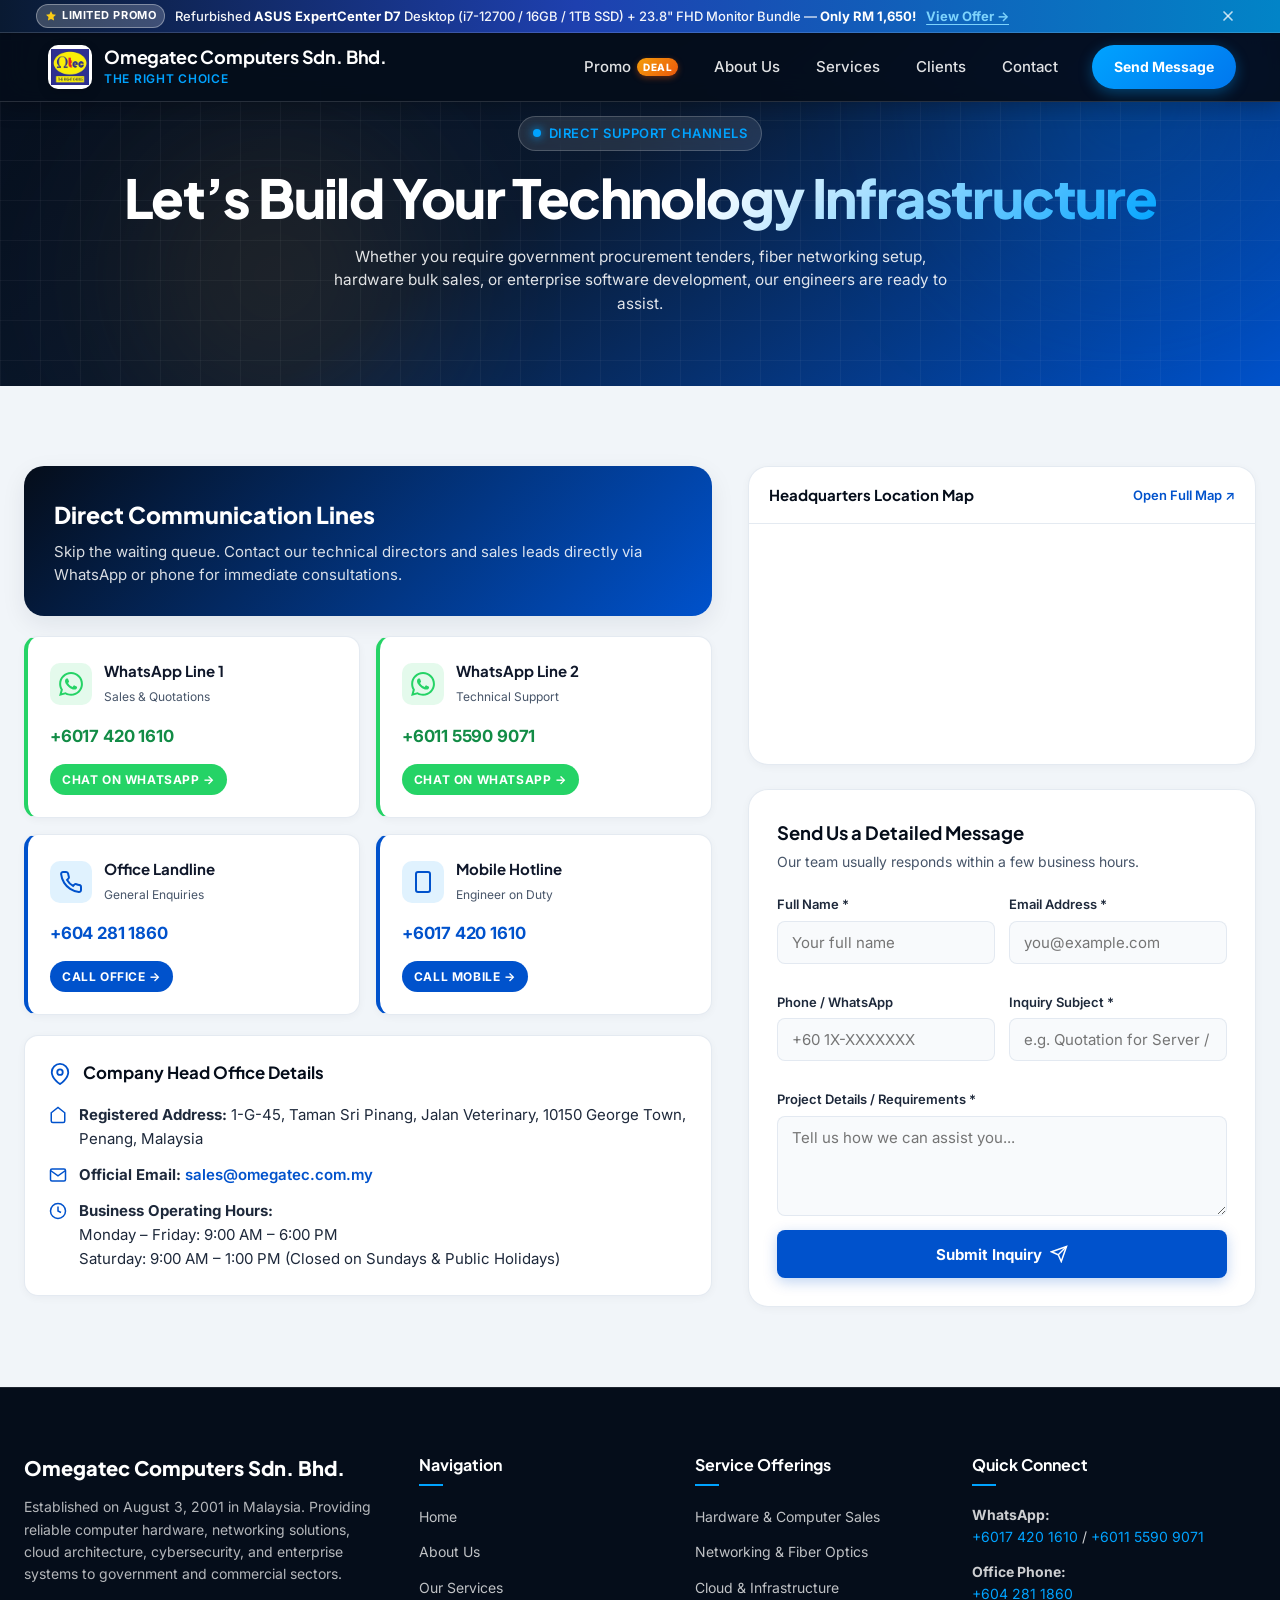
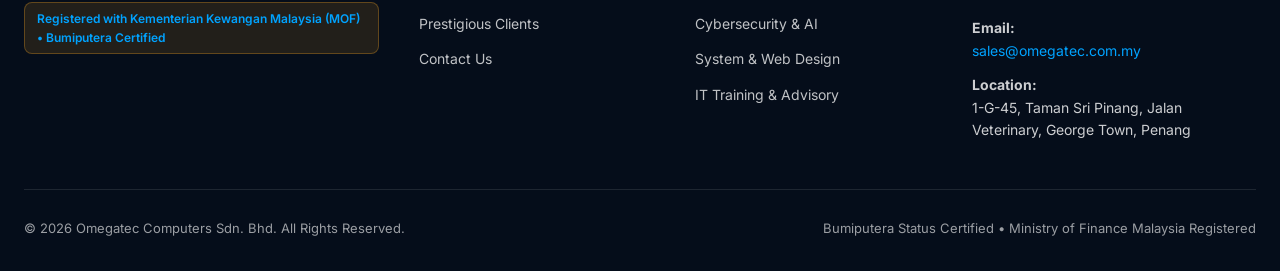
<file: contact.html>
<!DOCTYPE html>
<html lang="en">
<head>
  <meta charset="utf-8">
  <meta name="viewport" content="width=device-width, initial-scale=1">
  <meta name="description" content="Contact Omegatec Computers Sdn. Bhd. in George Town, Penang, Malaysia. Reach us directly via WhatsApp, phone hotline, email, or visit our head office.">
  <meta name="theme-color" content="#002244">
  <title>Contact Us | Omegatec Computers Sdn. Bhd.</title>

  <!-- Google Fonts: Inter & Plus Jakarta Sans -->
  <link rel="preconnect" href="https://fonts.googleapis.com">
  <link rel="preconnect" href="https://fonts.gstatic.com" crossorigin>
  <link href="https://fonts.googleapis.com/css2?family=Inter:wght@400;500;600;700&family=Plus+Jakarta+Sans:wght@600;700;800&display=swap" rel="stylesheet">

  <!-- Security Policy: Enforce HTTPS for all asset requests -->
  <meta http-equiv="Content-Security-Policy" content="upgrade-insecure-requests">

  <!-- Unified Design System Stylesheet -->
  <link rel="stylesheet" href="css/styles.css?v=5.1">
</head>
<body>

  <!-- Accessible Skip to Content Link (WCAG 2.4.1) -->
  <a href="#main-content" class="skip-link">Skip to main content</a>

  <!-- =========================================================================
       Unified Sticky Glass Header (Encapsulates Top Promo Banner & Nav)
       ========================================================================= -->
  <header class="site-header">
    <!-- Top Global Announcement Bar (Embedded Seamlessly in Header) -->
    <aside id="top-announcement" class="top-announcement-bar" role="region" aria-label="Current Promotion Announcement">
      <div class="announcement-container">
        <div class="announcement-content">
          <span class="announcement-badge">
            <svg width="12" height="12" viewBox="0 0 24 24" fill="currentColor" aria-hidden="true">
              <polygon points="12 2 15.09 8.26 22 9.27 17 14.14 18.18 21.02 12 17.77 5.82 21.02 7 14.14 2 9.27 8.91 8.26 12 2"></polygon>
            </svg>
            LIMITED PROMO
          </span>
          <p class="announcement-text">
            <span class="announcement-desktop-text">Refurbished <strong>ASUS ExpertCenter D7</strong> Desktop (i7-12700 / 16GB / 1TB SSD) + 23.8" FHD Monitor Bundle — <strong>Only RM 1,650!</strong></span>
            <span class="announcement-mobile-text"><strong>ASUS i7 Desktop Bundle</strong> — Only <strong>RM 1,650</strong></span>
          </p>
          <a href="index.html#promo" class="announcement-cta">View Offer &rarr;</a>
        </div>
        <button type="button" class="announcement-close" id="announcement-close-btn" aria-label="Close promotion announcement">
          <svg width="16" height="16" viewBox="0 0 24 24" fill="none" stroke="currentColor" stroke-width="2.5" stroke-linecap="round" stroke-linejoin="round" aria-hidden="true">
            <line x1="18" y1="6" x2="6" y2="18"></line>
            <line x1="6" y1="6" x2="18" y2="18"></line>
          </svg>
        </button>
      </div>
    </aside>

    <div class="header-container">
      <a href="index.html" class="brand-link" aria-label="Omegatec Homepage">
        <div class="brand-logo-wrap">
          <img src="omega-logo.png" alt="Omegatec Logo" width="44" height="44" decoding="async">
        </div>
        <div class="brand-text-wrap">
          <span class="brand-title">Omegatec Computers Sdn. Bhd.</span>
          <span class="brand-tagline">The Right Choice</span>
        </div>
      </a>

      <!-- Desktop Navigation -->
      <nav class="desktop-nav" aria-label="Primary Navigation">
        <ul class="nav-links">
          <li><a href="index.html#promo" class="nav-link nav-link-promo">Promo <span class="nav-promo-pill">DEAL</span></a></li>
          <li><a href="index.html#about" class="nav-link">About Us</a></li>
          <li><a href="index.html#services" class="nav-link">Services</a></li>
          <li><a href="index.html#clients" class="nav-link">Clients</a></li>
          <li><a href="contact.html" class="nav-link active">Contact</a></li>
        </ul>
        <a href="#contact-page-body" class="btn-header-cta">Send Message</a>
      </nav>

      <!-- Mobile Hamburger Button -->
      <button class="hamburger" aria-label="Toggle navigation menu" aria-expanded="false" aria-controls="mobile-drawer">
        <span></span>
        <span></span>
        <span></span>
      </button>
    </div>
  </header>

  <!-- Mobile Navigation Drawer -->
  <aside id="mobile-drawer" class="mobile-drawer" aria-label="Mobile Navigation">
    <ul class="mobile-nav-links">
      <li><a href="index.html#promo" class="mobile-nav-link mobile-promo-link">🔥 Current Promo (RM1,650)</a></li>
      <li><a href="index.html#about" class="mobile-nav-link">About Us</a></li>
      <li><a href="index.html#services" class="mobile-nav-link">Services</a></li>
      <li><a href="index.html#clients" class="mobile-nav-link">Clients</a></li>
      <li><a href="contact.html" class="mobile-nav-link active">Contact Us</a></li>
    </ul>
    <a href="https://wa.me/60174201610" target="_blank" rel="noopener" class="mobile-drawer-cta">WhatsApp Hotline</a>
  </aside>
  <div class="drawer-overlay" aria-hidden="true"></div>

  <!-- Main Landmark for Screen Readers & Keyboard Navigation -->
  <main id="main-content">

  <!-- =========================================================================
       Contact Page Hero with Ambient Blobs
       ========================================================================= -->
  <section class="hero-section" style="min-height: 380px; padding: calc(var(--header-height) + var(--announcement-height, 0px) + 48px) 24px 70px;">
    <div class="ambient-blob ambient-blob-1" aria-hidden="true"></div>
    <div class="ambient-blob ambient-blob-2" aria-hidden="true"></div>

    <div class="section-container" style="text-align: center; position: relative; z-index: 10;">
      <div class="hero-badge-pill" style="margin: 0 auto 16px;">
        <span class="pill-dot"></span>
        Direct Support Channels
      </div>
      <h1 class="hero-title" style="margin-bottom: 16px;">
        Let’s Build Your <span class="text-gradient">Technology Infrastructure</span>
      </h1>
      <p class="hero-lead" style="margin: 0 auto; max-width: 640px;">
        Whether you require government procurement tenders, fiber networking setup, hardware bulk sales, or enterprise software development, our engineers are ready to assist.
      </p>
    </div>
  </section>

  <!-- =========================================================================
       Contact Hub Section
       ========================================================================= -->
  <section id="contact-page-body" style="background: var(--bg-alt); padding: 80px 24px;">
    <div class="section-container">
      <div class="contact-layout">
        <!-- Left Column: Quick Action Contact Cards -->
        <div class="direct-actions-box reveal">
          <div class="contact-quick-banner">
            <h3>Direct Communication Lines</h3>
            <p>Skip the waiting queue. Contact our technical directors and sales leads directly via WhatsApp or phone for immediate consultations.</p>
          </div>

          <div class="quick-contact-grid">
            <!-- WhatsApp 1 -->
            <a href="https://wa.me/60174201610" target="_blank" rel="noopener" class="direct-action-card card-wa">
              <div class="card-top">
                <div class="card-icon">
                  <svg width="24" height="24" viewBox="0 0 24 24" fill="currentColor">
                    <path d="M.057 24l1.687-6.163c-1.041-1.804-1.588-3.849-1.587-5.946.003-6.556 5.338-11.891 11.893-11.891 3.181.001 6.167 1.24 8.413 3.488 2.245 2.248 3.481 5.236 3.48 8.414-.003 6.557-5.338 11.892-11.893 11.892-1.99-.001-3.951-.5-5.688-1.448l-6.305 1.654zm6.597-3.807c1.676.995 3.276 1.591 5.392 1.592 5.448 0 9.886-4.434 9.889-9.885.002-5.462-4.415-9.89-9.881-9.892-5.452 0-9.887 4.434-9.889 9.884-.001 2.225.651 3.891 1.746 5.634l-.999 3.648 3.742-.981zm11.387-5.464c-.074-.124-.272-.198-.57-.347-.297-.149-1.758-.868-2.031-.967-.272-.099-.47-.149-.669.149-.198.297-.768.967-.941 1.165-.173.198-.347.223-.644.074-.297-.149-1.255-.462-2.39-1.475-.883-.788-1.48-1.761-1.653-2.059-.173-.297-.018-.458.13-.606.134-.133.297-.347.446-.521.151-.172.2-.296.3-.495.099-.198.05-.372-.025-.521-.075-.148-.669-1.611-.916-2.206-.242-.579-.487-.501-.669-.51l-.57-.01c-.198 0-.52.074-.792.372s-1.04 1.016-1.04 2.479 1.065 2.876 1.213 3.074c.149.198 2.095 3.2 5.076 4.487.709.306 1.263.489 1.694.626.712.226 1.36.194 1.872.118.571-.085 1.758-.719 2.006-1.413.248-.695.248-1.29.173-1.414z"/>
                  </svg>
                </div>
                <div class="card-meta">
                  <h4>WhatsApp Line 1</h4>
                  <span>Sales &amp; Quotations</span>
                </div>
              </div>
              <span class="card-number">+6017 420 1610</span>
              <span class="card-btn-pill">Chat on WhatsApp →</span>
            </a>

            <!-- WhatsApp 2 -->
            <a href="https://wa.me/601155909071" target="_blank" rel="noopener" class="direct-action-card card-wa">
              <div class="card-top">
                <div class="card-icon">
                  <svg width="24" height="24" viewBox="0 0 24 24" fill="currentColor">
                    <path d="M.057 24l1.687-6.163c-1.041-1.804-1.588-3.849-1.587-5.946.003-6.556 5.338-11.891 11.893-11.891 3.181.001 6.167 1.24 8.413 3.488 2.245 2.248 3.481 5.236 3.48 8.414-.003 6.557-5.338 11.892-11.893 11.892-1.99-.001-3.951-.5-5.688-1.448l-6.305 1.654zm6.597-3.807c1.676.995 3.276 1.591 5.392 1.592 5.448 0 9.886-4.434 9.889-9.885.002-5.462-4.415-9.89-9.881-9.892-5.452 0-9.887 4.434-9.889 9.884-.001 2.225.651 3.891 1.746 5.634l-.999 3.648 3.742-.981zm11.387-5.464c-.074-.124-.272-.198-.57-.347-.297-.149-1.758-.868-2.031-.967-.272-.099-.47-.149-.669.149-.198.297-.768.967-.941 1.165-.173.198-.347.223-.644.074-.297-.149-1.255-.462-2.39-1.475-.883-.788-1.48-1.761-1.653-2.059-.173-.297-.018-.458.13-.606.134-.133.297-.347.446-.521.151-.172.2-.296.3-.495.099-.198.05-.372-.025-.521-.075-.148-.669-1.611-.916-2.206-.242-.579-.487-.501-.669-.51l-.57-.01c-.198 0-.52.074-.792.372s-1.04 1.016-1.04 2.479 1.065 2.876 1.213 3.074c.149.198 2.095 3.2 5.076 4.487.709.306 1.263.489 1.694.626.712.226 1.36.194 1.872.118.571-.085 1.758-.719 2.006-1.413.248-.695.248-1.29.173-1.414z"/>
                  </svg>
                </div>
                <div class="card-meta">
                  <h4>WhatsApp Line 2</h4>
                  <span>Technical Support</span>
                </div>
              </div>
              <span class="card-number">+6011 5590 9071</span>
              <span class="card-btn-pill">Chat on WhatsApp →</span>
            </a>

            <!-- Landline Phone -->
            <a href="tel:+6042811860" class="direct-action-card card-phone">
              <div class="card-top">
                <div class="card-icon">
                  <svg width="24" height="24" viewBox="0 0 24 24" fill="none" stroke="currentColor" stroke-width="2">
                    <path d="M22 16.92v3a2 2 0 0 1-2.18 2 19.79 19.79 0 0 1-8.63-3.07 19.5 19.5 0 0 1-6-6 19.79 19.79 0 0 1-3.07-8.67A2 2 0 0 1 4.11 2h3a2 2 0 0 1 2 1.72 12.84 12.84 0 0 0 .7 2.81 2 2 0 0 1-.45 2.11L8.09 9.91a16 16 0 0 0 6 6l1.27-1.27a2 2 0 0 1 2.11-.45 12.84 12.84 0 0 0 2.81.7A2 2 0 0 1 22 16.92z"></path>
                  </svg>
                </div>
                <div class="card-meta">
                  <h4>Office Landline</h4>
                  <span>General Enquiries</span>
                </div>
              </div>
              <span class="card-number">+604 281 1860</span>
              <span class="card-btn-pill">Call Office →</span>
            </a>

            <!-- Mobile Phone -->
            <a href="tel:+60174201610" class="direct-action-card card-phone">
              <div class="card-top">
                <div class="card-icon">
                  <svg width="24" height="24" viewBox="0 0 24 24" fill="none" stroke="currentColor" stroke-width="2">
                    <rect x="5" y="2" width="14" height="20" rx="2" ry="2"></rect>
                    <line x1="12" y1="18" x2="12.01" y2="18"></line>
                  </svg>
                </div>
                <div class="card-meta">
                  <h4>Mobile Hotline</h4>
                  <span>Engineer on Duty</span>
                </div>
              </div>
              <span class="card-number">+6017 420 1610</span>
              <span class="card-btn-pill">Call Mobile →</span>
            </a>
          </div>

          <!-- Office Location Details -->
          <div class="office-info-card">
            <div class="office-info-header">
              <svg width="22" height="22" viewBox="0 0 24 24" fill="none" stroke="currentColor" stroke-width="2" style="color:var(--primary);">
                <path d="M21 10c0 7-9 13-9 13s-9-6-9-13a9 9 0 0 1 18 0z"></path>
                <circle cx="12" cy="10" r="3"></circle>
              </svg>
              <h4>Company Head Office Details</h4>
            </div>
            <ul class="office-details-list">
              <li>
                <svg viewBox="0 0 24 24" fill="none" stroke="currentColor" stroke-width="2">
                  <path d="M3 9l9-7 9 7v11a2 2 0 0 1-2 2H5a2 2 0 0 1-2-2z"></path>
                </svg>
                <span><strong>Registered Address:</strong> 1-G-45, Taman Sri Pinang, Jalan Veterinary, 10150 George Town, Penang, Malaysia</span>
              </li>
              <li>
                <svg viewBox="0 0 24 24" fill="none" stroke="currentColor" stroke-width="2">
                  <path d="M4 4h16c1.1 0 2 .9 2 2v12c0 1.1-.9 2-2 2H4c-1.1 0-2-.9-2-2V6c0-1.1.9-2 2-2z"></path>
                  <polyline points="22,6 12,13 2,6"></polyline>
                </svg>
                <span><strong>Official Email:</strong> <a href="mailto:sales@omegatec.com.my" style="color:var(--primary); font-weight:600;">sales@omegatec.com.my</a></span>
              </li>
              <li>
                <svg viewBox="0 0 24 24" fill="none" stroke="currentColor" stroke-width="2">
                  <circle cx="12" cy="12" r="10"></circle>
                  <polyline points="12 6 12 12 16 14"></polyline>
                </svg>
                <span><strong>Business Operating Hours:</strong><br>Monday – Friday: 9:00 AM – 6:00 PM<br>Saturday: 9:00 AM – 1:00 PM (Closed on Sundays &amp; Public Holidays)</span>
              </li>
            </ul>
          </div>
        </div>

        <!-- Right Column: Interactive Map & Inquiry Form -->
        <div class="contact-interactive-box reveal">
          <!-- Embedded Google Maps -->
          <div class="map-card">
            <div class="map-card-header">
              <h4>Headquarters Location Map</h4>
              <a href="https://maps.google.com/?q=1-G-45+Taman+Sri+Pinang+Jalan+Veterinary+George+Town+Penang" target="_blank" rel="noopener" style="font-size:0.8125rem; font-weight:600; color:var(--primary);">Open Full Map ↗</a>
            </div>
            <iframe class="map-iframe" loading="lazy" allowfullscreen title="Omegatec Headquarters Map"
              src="https://www.google.com/maps?q=1-G-45%2C%20Taman%20Sri%20Pinang%2C%20Jalan%20Veterinary%2C%20George%20Town%2C%20Penang%2C%20Malaysia&output=embed">
            </iframe>
          </div>

          <!-- Message Form -->
          <div class="streamlined-form-card">
            <h4>Send Us a Detailed Message</h4>
            <p>Our team usually responds within a few business hours.</p>
            <form action="https://formsubmit.co/sales@omegatec.com.my" method="POST" id="contact-form">
              <input type="hidden" name="_subject" value="New Inquiry - Omegatec Computers Contact Page">
              <input type="hidden" name="_captcha" value="false">
              <input type="hidden" name="_template" value="table">
              <input type="hidden" name="_next" value="https://omegatec.com.my/thank-you.html">
              <div class="form-group-row">
                <div class="form-field">
                  <label for="contact-name">Full Name *</label>
                  <input type="text" id="contact-name" name="name" class="form-input" placeholder="Your full name" autocomplete="name" required aria-required="true">
                </div>
                <div class="form-field">
                  <label for="contact-email">Email Address *</label>
                  <input type="email" id="contact-email" name="email" class="form-input" placeholder="you@example.com" autocomplete="email" required aria-required="true">
                </div>
              </div>
              <div class="form-group-row">
                <div class="form-field">
                  <label for="contact-phone">Phone / WhatsApp</label>
                  <input type="tel" id="contact-phone" name="phone" class="form-input" placeholder="+60 1X-XXXXXXX" autocomplete="tel">
                </div>
                <div class="form-field">
                  <label for="contact-subject">Inquiry Subject *</label>
                  <input type="text" id="contact-subject" name="subject" class="form-input" placeholder="e.g. Quotation for Server / Network Setup" autocomplete="off" required aria-required="true">
                </div>
              </div>
              <div class="form-field">
                <label for="contact-message">Project Details / Requirements *</label>
                <textarea id="contact-message" name="message" class="form-textarea" placeholder="Tell us how we can assist you..." required aria-required="true"></textarea>
              </div>
              <button type="submit" class="btn-form-submit">
                Submit Inquiry
                <svg width="18" height="18" viewBox="0 0 24 24" fill="none" stroke="currentColor" stroke-width="2" aria-hidden="true">
                  <line x1="22" y1="2" x2="11" y2="13"></line>
                  <polygon points="22 2 15 22 11 13 2 9 22 2"></polygon>
                </svg>
              </button>
              <div id="form-status" class="form-status" role="status" aria-live="polite"></div>
            </form>
          </div>
        </div>
      </div>
    </div>
  </section>
  </main> <!-- /#main-content -->

  <!-- =========================================================================
       Footer
       ========================================================================= -->
  <footer class="site-footer">
    <div class="footer-top">
      <div class="footer-brand">
        <h3>Omegatec Computers Sdn. Bhd.</h3>
        <p>
          Established on August 3, 2001 in Malaysia. Providing reliable computer hardware, networking solutions, cloud architecture, cybersecurity, and enterprise systems to government and commercial sectors.
        </p>
        <span class="footer-reg-badge">
          Registered with Kementerian Kewangan Malaysia (MOF) &bull; Bumiputera Certified
        </span>
      </div>

      <div class="footer-column">
        <h4>Navigation</h4>
        <ul class="footer-links">
          <li><a href="index.html#home">Home</a></li>
          <li><a href="index.html#about">About Us</a></li>
          <li><a href="index.html#services">Our Services</a></li>
          <li><a href="index.html#clients">Prestigious Clients</a></li>
          <li><a href="contact.html">Contact Us</a></li>
        </ul>
      </div>

      <div class="footer-column">
        <h4>Service Offerings</h4>
        <ul class="footer-links">
          <li><a href="index.html#services">Hardware &amp; Computer Sales</a></li>
          <li><a href="index.html#services">Networking &amp; Fiber Optics</a></li>
          <li><a href="index.html#services">Cloud &amp; Infrastructure</a></li>
          <li><a href="index.html#services">Cybersecurity &amp; AI</a></li>
          <li><a href="index.html#services">System &amp; Web Design</a></li>
          <li><a href="index.html#services">IT Training &amp; Advisory</a></li>
        </ul>
      </div>

      <div class="footer-column">
        <h4>Quick Connect</h4>
        <ul class="footer-contact-info">
          <li>
            <strong>WhatsApp:</strong><br>
            <a href="https://wa.me/60174201610" target="_blank" rel="noopener">+6017 420 1610</a> / <a href="https://wa.me/601155909071" target="_blank" rel="noopener">+6011 5590 9071</a>
          </li>
          <li>
            <strong>Office Phone:</strong><br>
            <a href="tel:+6042811860">+604 281 1860</a>
          </li>
          <li>
            <strong>Email:</strong><br>
            <a href="mailto:sales@omegatec.com.my">sales@omegatec.com.my</a>
          </li>
          <li>
            <strong>Location:</strong><br>
            1-G-45, Taman Sri Pinang, Jalan Veterinary, George Town, Penang
          </li>
        </ul>
      </div>
    </div>

    <div class="footer-bottom">
      <p>&copy; 2026 Omegatec Computers Sdn. Bhd. All Rights Reserved.</p>
      <p>Bumiputera Status Certified &bull; Ministry of Finance Malaysia Registered</p>
    </div>
  </footer>

  <!-- =========================================================================
       Floating Action Buttons
       ========================================================================= -->
  <div class="floating-actions-container">
    <!-- Back-To-Top Button -->
    <button class="btn-back-to-top" aria-label="Back to top of page">
      <svg width="20" height="20" viewBox="0 0 24 24" fill="none" stroke="currentColor" stroke-width="2.5">
        <polyline points="18 15 12 9 6 15"></polyline>
      </svg>
    </button>

    <!-- Glowing WhatsApp FAB -->
    <a href="https://wa.me/60174201610" class="whatsapp-fab" target="_blank" rel="noopener" aria-label="Chat with Omegatec on WhatsApp">
      <svg width="22" height="22" viewBox="0 0 24 24" fill="currentColor">
        <path d="M.057 24l1.687-6.163c-1.041-1.804-1.588-3.849-1.587-5.946.003-6.556 5.338-11.891 11.893-11.891 3.181.001 6.167 1.24 8.413 3.488 2.245 2.248 3.481 5.236 3.48 8.414-.003 6.557-5.338 11.892-11.893 11.892-1.99-.001-3.951-.5-5.688-1.448l-6.305 1.654zm6.597-3.807c1.676.995 3.276 1.591 5.392 1.592 5.448 0 9.886-4.434 9.889-9.885.002-5.462-4.415-9.89-9.881-9.892-5.452 0-9.887 4.434-9.889 9.884-.001 2.225.651 3.891 1.746 5.634l-.999 3.648 3.742-.981zm11.387-5.464c-.074-.124-.272-.198-.57-.347-.297-.149-1.758-.868-2.031-.967-.272-.099-.47-.149-.669.149-.198.297-.768.967-.941 1.165-.173.198-.347.223-.644.074-.297-.149-1.255-.462-2.39-1.475-.883-.788-1.48-1.761-1.653-2.059-.173-.297-.018-.458.13-.606.134-.133.297-.347.446-.521.151-.172.2-.296.3-.495.099-.198.05-.372-.025-.521-.075-.148-.669-1.611-.916-2.206-.242-.579-.487-.501-.669-.51l-.57-.01c-.198 0-.52.074-.792.372s-1.04 1.016-1.04 2.479 1.065 2.876 1.213 3.074c.149.198 2.095 3.2 5.076 4.487.709.306 1.263.489 1.694.626.712.226 1.36.194 1.872.118.571-.085 1.758-.719 2.006-1.413.248-.695.248-1.29.173-1.414z"/>
      </svg>
      <span>Chat with us</span>
    </a>
  </div>

  <!-- JavaScript Animations Controller -->
  <script src="js/animations.js?v=5.1"></script>
</body>
</html>
</file>
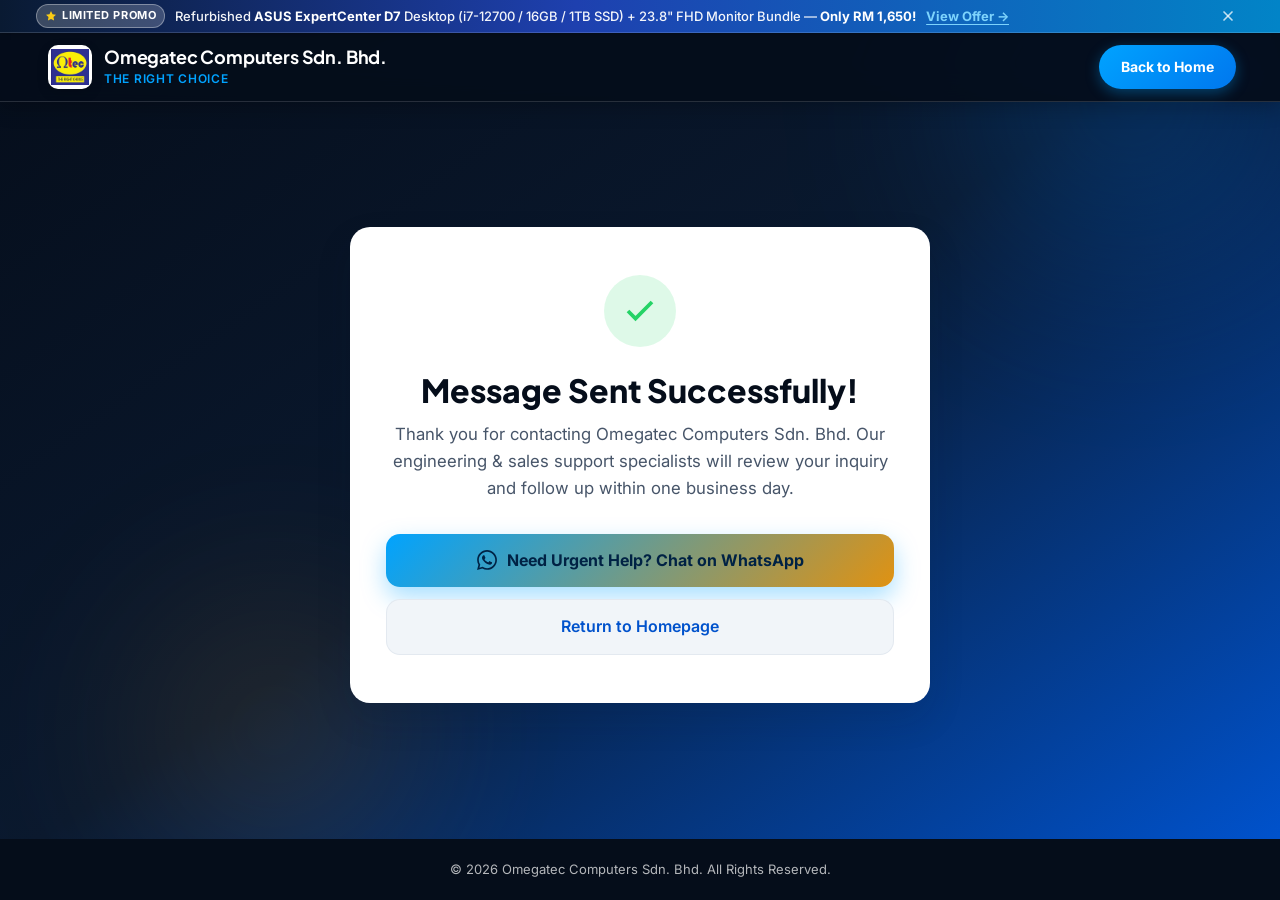
<file: thank-you.html>
<!DOCTYPE html>
<html lang="en">
<head>
  <meta charset="utf-8">
  <meta name="viewport" content="width=device-width, initial-scale=1">
  <meta name="description" content="Thank you for reaching out to Omegatec Computers Sdn. Bhd.">
  <meta name="theme-color" content="#002244">
  <title>Thank You | Omegatec Computers Sdn. Bhd.</title>

  <!-- Google Fonts: Inter & Plus Jakarta Sans -->
  <link rel="preconnect" href="https://fonts.googleapis.com">
  <link rel="preconnect" href="https://fonts.gstatic.com" crossorigin>
  <link href="https://fonts.googleapis.com/css2?family=Inter:wght@400;500;600;700&family=Plus+Jakarta+Sans:wght@600;700;800&display=swap" rel="stylesheet">

  <!-- Security Policy: Enforce HTTPS for all asset requests -->
  <meta http-equiv="Content-Security-Policy" content="upgrade-insecure-requests">

  <!-- Unified Design System Stylesheet -->
  <link rel="stylesheet" href="css/styles.css?v=5.1">
</head>
<body style="min-height: 100vh; display: flex; flex-direction: column;">

  <!-- Accessible Skip to Content Link (WCAG 2.4.1) -->
  <a href="#main-content" class="skip-link">Skip to main content</a>

  <!-- =========================================================================
       Unified Sticky Glass Header (Encapsulates Top Promo Banner & Nav)
       ========================================================================= -->
  <header class="site-header">
    <!-- Top Global Announcement Bar (Embedded Seamlessly in Header) -->
    <aside id="top-announcement" class="top-announcement-bar" role="region" aria-label="Current Promotion Announcement">
      <div class="announcement-container">
        <div class="announcement-content">
          <span class="announcement-badge">
            <svg width="12" height="12" viewBox="0 0 24 24" fill="currentColor" aria-hidden="true">
              <polygon points="12 2 15.09 8.26 22 9.27 17 14.14 18.18 21.02 12 17.77 5.82 21.02 7 14.14 2 9.27 8.91 8.26 12 2"></polygon>
            </svg>
            LIMITED PROMO
          </span>
          <p class="announcement-text">
            <span class="announcement-desktop-text">Refurbished <strong>ASUS ExpertCenter D7</strong> Desktop (i7-12700 / 16GB / 1TB SSD) + 23.8" FHD Monitor Bundle — <strong>Only RM 1,650!</strong></span>
            <span class="announcement-mobile-text"><strong>ASUS i7 Desktop Bundle</strong> — Only <strong>RM 1,650</strong></span>
          </p>
          <a href="index.html#promo" class="announcement-cta">View Offer &rarr;</a>
        </div>
        <button type="button" class="announcement-close" id="announcement-close-btn" aria-label="Close promotion announcement">
          <svg width="16" height="16" viewBox="0 0 24 24" fill="none" stroke="currentColor" stroke-width="2.5" stroke-linecap="round" stroke-linejoin="round" aria-hidden="true">
            <line x1="18" y1="6" x2="6" y2="18"></line>
            <line x1="6" y1="6" x2="18" y2="18"></line>
          </svg>
        </button>
      </div>
    </aside>

    <div class="header-container">
      <a href="index.html" class="brand-link" aria-label="Omegatec Homepage">
        <div class="brand-logo-wrap">
          <img src="omega-logo.png" alt="Omegatec Logo" width="44" height="44" decoding="async">
        </div>
        <div class="brand-text-wrap">
          <span class="brand-title">Omegatec Computers Sdn. Bhd.</span>
          <span class="brand-tagline">The Right Choice</span>
        </div>
      </a>
      <nav class="desktop-nav">
        <a href="index.html" class="btn-header-cta">Back to Home</a>
      </nav>
    </div>
  </header>

  <!-- Thank You Hero Container -->
  <main id="main-content" style="flex: 1; display: flex; align-items: center; justify-content: center; padding: calc(var(--header-total-height) + 32px) 24px 50px; position: relative; overflow: hidden; background: linear-gradient(145deg, var(--primary-deep) 0%, var(--primary-dark) 50%, var(--primary) 100%);">
    <div class="ambient-blob ambient-blob-1" aria-hidden="true"></div>
    <div class="ambient-blob ambient-blob-2" aria-hidden="true"></div>

    <div style="max-width: 580px; width: 100%; background: #ffffff; border-radius: var(--radius-lg); padding: 48px 36px; box-shadow: var(--shadow-lg); text-align: center; position: relative; z-index: 10;">
      <div style="width: 72px; height: 72px; border-radius: 50%; background: rgba(37, 211, 102, 0.15); color: var(--whatsapp); display: flex; align-items: center; justify-content: center; margin: 0 auto 24px;">
        <svg width="36" height="36" viewBox="0 0 24 24" fill="none" stroke="currentColor" stroke-width="2.5">
          <polyline points="20 6 9 17 4 12"></polyline>
        </svg>
      </div>

      <h1 style="font-size: 2rem; font-weight: 800; color: var(--primary-deep); margin-bottom: 12px; line-height: 1.2;">
        Message Sent Successfully!
      </h1>
      <p style="color: var(--text-muted); font-size: 1.05rem; line-height: 1.6; margin-bottom: 32px;">
        Thank you for contacting Omegatec Computers Sdn. Bhd. Our engineering &amp; sales support specialists will review your inquiry and follow up within one business day.
      </p>

      <div style="display: flex; flex-direction: column; gap: 12px;">
        <a href="https://wa.me/60174201610" target="_blank" rel="noopener" class="btn-primary" style="justify-content: center;">
          <svg width="20" height="20" viewBox="0 0 24 24" fill="currentColor">
            <path d="M.057 24l1.687-6.163c-1.041-1.804-1.588-3.849-1.587-5.946.003-6.556 5.338-11.891 11.893-11.891 3.181.001 6.167 1.24 8.413 3.488 2.245 2.248 3.481 5.236 3.48 8.414-.003 6.557-5.338 11.892-11.893 11.892-1.99-.001-3.951-.5-5.688-1.448l-6.305 1.654zm6.597-3.807c1.676.995 3.276 1.591 5.392 1.592 5.448 0 9.886-4.434 9.889-9.885.002-5.462-4.415-9.89-9.881-9.892-5.452 0-9.887 4.434-9.889 9.884-.001 2.225.651 3.891 1.746 5.634l-.999 3.648 3.742-.981zm11.387-5.464c-.074-.124-.272-.198-.57-.347-.297-.149-1.758-.868-2.031-.967-.272-.099-.47-.149-.669.149-.198.297-.768.967-.941 1.165-.173.198-.347.223-.644.074-.297-.149-1.255-.462-2.39-1.475-.883-.788-1.48-1.761-1.653-2.059-.173-.297-.018-.458.13-.606.134-.133.297-.347.446-.521.151-.172.2-.296.3-.495.099-.198.05-.372-.025-.521-.075-.148-.669-1.611-.916-2.206-.242-.579-.487-.501-.669-.51l-.57-.01c-.198 0-.52.074-.792.372s-1.04 1.016-1.04 2.479 1.065 2.876 1.213 3.074c.149.198 2.095 3.2 5.076 4.487.709.306 1.263.489 1.694.626.712.226 1.36.194 1.872.118.571-.085 1.758-.719 2.006-1.413.248-.695.248-1.29.173-1.414z"/>
          </svg>
          Need Urgent Help? Chat on WhatsApp
        </a>
        <a href="index.html" class="btn-secondary" style="justify-content: center; color: var(--primary); border-color: var(--border-light); background: var(--bg-alt);">
          Return to Homepage
        </a>
      </div>
    </div>
  </main>

  <!-- Footer -->
  <footer style="background: var(--primary-deep); color: rgba(255,255,255,0.7); text-align: center; padding: 20px; font-size: 0.8125rem;">
    <p>&copy; 2026 Omegatec Computers Sdn. Bhd. All Rights Reserved.</p>
  </footer>

  <!-- JavaScript Animations Controller -->
  <script src="js/animations.js?v=5.1"></script>
</body>
</html>
</file>
<file: css/styles.css>
/* ==========================================================================
   Omegatec Computers Sdn. Bhd. — Modern Enterprise Tech Design System
   ========================================================================== */

:root {
  /* Typography Tokens */
  --font-sans: 'Inter', -apple-system, BlinkMacSystemFont, 'Segoe UI', Roboto, Helvetica, Arial, sans-serif;
  --font-heading: 'Plus Jakarta Sans', 'Inter', -apple-system, BlinkMacSystemFont, 'Segoe UI', sans-serif;

  /* Brand Colors — Refined High-End Enterprise Tech */
  --primary: #0052cc;
  --primary-dark: #0a192f;
  --primary-deep: #050d1a;
  --primary-light: #2563eb;
  --primary-ultralight: #e0f2fe;
  --accent: #00a3ff;
  --accent-hover: #0284c7;
  --accent-glow: rgba(0, 163, 255, 0.4);
  --accent-subtle: rgba(0, 163, 255, 0.12);
  --whatsapp: #25D366;
  --whatsapp-hover: #1eb857;
  --whatsapp-glow: rgba(37, 211, 102, 0.35);

  /* Neutrals & Surfaces — High Contrast WCAG AA/AAA Compliant */
  --bg-main: #f8fafc;
  --bg-surface: #ffffff;
  --bg-surface-elevated: #ffffff;
  --bg-alt: #f1f5f9;
  --text-main: #0f172a;
  --text-secondary: #1e293b;
  --text-muted: #475569;
  --text-inverse: #ffffff;
  
  /* Borders & Glass */
  --border-light: rgba(226, 232, 240, 0.9);
  --border-glass: rgba(255, 255, 255, 0.14);
  --glass-bg: rgba(5, 13, 26, 0.88);
  --glass-card: rgba(255, 255, 255, 0.85);
  --glass-border: rgba(255, 255, 255, 0.3);

  /* Elevations & Shadows */
  --shadow-sm: 0 2px 8px rgba(0, 23, 48, 0.04);
  --shadow-md: 0 8px 24px rgba(0, 23, 48, 0.08);
  --shadow-lg: 0 16px 36px rgba(0, 23, 48, 0.12);
  --shadow-glow: 0 0 30px rgba(0, 163, 255, 0.25);
  --shadow-accent-glow: 0 10px 25px rgba(0, 163, 255, 0.35);

  /* Focus & Accessibility */
  --focus-ring: 0 0 0 3px rgba(0, 163, 255, 0.45);

  /* Layout & Sizing — Dynamic Header & 1080p Calibration */
  --header-nav-height: 68px;
  --header-height: 68px;
  --announcement-bar-height: 40px;
  --header-total-height: calc(var(--header-nav-height) + var(--announcement-bar-height));
  --max-width: 1240px;
  --radius-sm: 8px;
  --radius-md: 14px;
  --radius-lg: 20px;
  --radius-full: 9999px;

  /* Transitions */
  --transition-fast: 0.2s cubic-bezier(0.4, 0, 0.2, 1);
  --transition-normal: 0.3s cubic-bezier(0.4, 0, 0.2, 1);
  --transition-slow: 0.5s cubic-bezier(0.4, 0, 0.2, 1);
}

body.announcement-closed {
  --announcement-bar-height: 0px !important;
  --header-total-height: var(--header-nav-height) !important;
}

/* ==========================================================================
   Base & Reset
   ========================================================================== */

*, *::before, *::after {
  box-sizing: border-box;
  margin: 0;
  padding: 0;
}

html {
  scroll-behavior: smooth;
  scroll-padding-top: var(--header-total-height);
  font-size: 16px;
  -webkit-text-size-adjust: 100%;
}

body {
  font-family: var(--font-sans);
  background-color: var(--bg-main);
  color: var(--text-main);
  line-height: 1.6;
  -webkit-font-smoothing: antialiased;
  -moz-osx-font-smoothing: grayscale;
  overflow-x: hidden;
  margin: 0;
  padding: 0;
}

h1, h2, h3, h4, .brand-title, .hero-title, .section-title, .stat-count {
  font-family: var(--font-heading);
}

/* Accessible Skip to Content Link (WCAG 2.4.1) */
.skip-link {
  position: absolute;
  top: -100px;
  left: 20px;
  background: var(--primary);
  color: #ffffff;
  padding: 12px 22px;
  border-radius: var(--radius-sm);
  font-weight: 700;
  font-size: 0.9375rem;
  z-index: 99999;
  text-decoration: none;
  box-shadow: 0 4px 20px rgba(0, 0, 0, 0.35);
  transition: top var(--transition-fast);
}

.skip-link:focus {
  top: 20px;
  outline: 3px solid var(--accent);
  outline-offset: 3px;
}

/* Visible Focus Indicator (WCAG 2.4.7 & 2.4.11) */
:focus-visible {
  outline: 2px solid var(--accent);
  outline-offset: 3px;
}

button:focus-visible,
a:focus-visible {
  outline: 2px solid var(--accent);
  outline-offset: 3px;
}

img {
  max-width: 100%;
  height: auto;
  display: block;
}

a {
  color: inherit;
  text-decoration: none;
  transition: color var(--transition-fast);
}

button, input, textarea, select {
  font-family: inherit;
  font-size: inherit;
}

/* ==========================================================================
   Header & Glassmorphism Navigation
   ========================================================================== */

.site-header {
  position: fixed;
  top: 0;
  left: 0;
  right: 0;
  width: 100%;
  padding-top: env(safe-area-inset-top, 0);
  background: rgba(5, 13, 26, 0.94);
  backdrop-filter: blur(16px) saturate(180%);
  -webkit-backdrop-filter: blur(16px) saturate(180%);
  border-bottom: 1px solid var(--border-glass);
  z-index: 1000;
  box-shadow: 0 4px 20px rgba(0, 0, 0, 0.25);
  transition: background var(--transition-normal), box-shadow var(--transition-normal);
}

.site-header.scrolled {
  background: rgba(5, 13, 26, 0.98);
  box-shadow: 0 8px 30px rgba(0, 0, 0, 0.45);
}

.header-container {
  max-width: var(--max-width);
  height: var(--header-nav-height, 68px);
  margin: 0 auto;
  padding: 0 24px;
  display: flex;
  align-items: center;
  justify-content: space-between;
  gap: 16px;
  transition: height var(--transition-normal);
}

.site-header.scrolled .header-container {
  height: 58px;
}

.brand-link {
  display: flex;
  align-items: center;
  gap: 12px;
  text-decoration: none;
  flex-shrink: 0;
  border-radius: var(--radius-sm);
  padding: 4px;
  transition: opacity var(--transition-fast);
}

.brand-link:focus-visible {
  outline: 2px solid var(--accent);
  outline-offset: 4px;
}

.brand-logo-wrap {
  width: 44px;
  height: 44px;
  border-radius: 10px;
  background: #ffffff;
  padding: 3px;
  box-shadow: 0 4px 12px rgba(0, 0, 0, 0.15);
  display: flex;
  align-items: center;
  justify-content: center;
  transition: transform var(--transition-fast);
  flex-shrink: 0;
}

.brand-link:hover .brand-logo-wrap {
  transform: scale(1.05);
}

.brand-logo-wrap img {
  width: 100%;
  height: 100%;
  object-fit: contain;
}

.brand-text-wrap {
  display: flex;
  flex-direction: column;
}

.brand-title {
  color: #ffffff;
  font-family: var(--font-heading);
  font-size: clamp(0.875rem, 3.2vw, 1.125rem);
  font-weight: 700;
  letter-spacing: -0.01em;
  line-height: 1.2;
  white-space: nowrap;
}

.brand-tagline {
  color: var(--accent);
  font-size: 0.75rem;
  font-weight: 600;
  letter-spacing: 0.06em;
  text-transform: uppercase;
  margin-top: 2px;
}

/* Desktop Navigation */
.desktop-nav {
  display: flex;
  align-items: center;
  gap: 28px;
}

.nav-links {
  display: flex;
  align-items: center;
  gap: 24px;
  list-style: none;
}

.nav-link {
  color: rgba(255, 255, 255, 0.88);
  font-size: 0.9375rem;
  font-weight: 500;
  position: relative;
  padding: 8px 6px;
  min-height: 44px;
  display: inline-flex;
  align-items: center;
  border-radius: var(--radius-sm);
  transition: color var(--transition-fast);
}

.nav-link::after {
  content: '';
  position: absolute;
  bottom: 4px;
  left: 6px;
  right: 6px;
  width: 0;
  height: 2px;
  background: var(--accent);
  border-radius: 2px;
  transition: width var(--transition-normal);
}

.nav-link:hover, .nav-link.active {
  color: #ffffff;
}

.nav-link:hover::after, .nav-link.active::after {
  width: calc(100% - 12px);
}

.btn-header-cta {
  background: linear-gradient(135deg, var(--accent) 0%, #0077ee 100%);
  color: #ffffff;
  font-size: 0.875rem;
  font-weight: 700;
  padding: 10px 22px;
  min-height: 44px;
  display: inline-flex;
  align-items: center;
  justify-content: center;
  border-radius: var(--radius-full);
  box-shadow: 0 4px 14px rgba(0, 163, 255, 0.35);
  transition: all var(--transition-fast);
  white-space: nowrap;
  cursor: pointer;
}

.btn-header-cta:hover {
  transform: translateY(-2px);
  box-shadow: 0 6px 20px rgba(0, 163, 255, 0.55);
  color: #ffffff;
}

.btn-header-cta:active {
  transform: translateY(0);
}

/* Mobile Hamburger Button (44x44px minimum touch target) */
.hamburger {
  display: none;
  flex-direction: column;
  justify-content: center;
  align-items: center;
  gap: 5px;
  width: 44px;
  height: 44px;
  background: rgba(255, 255, 255, 0.1);
  border: 1px solid rgba(255, 255, 255, 0.18);
  border-radius: 10px;
  cursor: pointer;
  padding: 9px;
  z-index: 1100;
  transition: background var(--transition-fast), border-color var(--transition-fast);
}

.hamburger:hover {
  background: rgba(255, 255, 255, 0.2);
  border-color: rgba(255, 255, 255, 0.35);
}

.hamburger span {
  display: block;
  width: 22px;
  height: 2px;
  background: #ffffff;
  border-radius: 2px;
  transition: transform var(--transition-normal), opacity var(--transition-normal);
  transform-origin: center;
}

.hamburger.is-active span:nth-child(1) {
  transform: translateY(7px) rotate(45deg);
}

.hamburger.is-active span:nth-child(2) {
  opacity: 0;
  transform: scaleX(0);
}

.hamburger.is-active span:nth-child(3) {
  transform: translateY(-7px) rotate(-45deg);
}

/* Mobile Navigation Drawer */
.mobile-drawer {
  position: fixed;
  top: 0;
  right: -100%;
  width: 85%;
  max-width: 360px;
  height: 100vh;
  background: #001730;
  border-left: 1px solid var(--border-glass);
  box-shadow: -10px 0 30px rgba(0, 0, 0, 0.5);
  padding: calc(var(--header-total-height) + 20px) 28px 40px;
  display: flex;
  flex-direction: column;
  gap: 24px;
  z-index: 1050;
  transition: right 0.35s cubic-bezier(0.16, 1, 0.3, 1), padding-top var(--transition-normal);
  overflow-y: auto;
}

.mobile-drawer.is-active {
  right: 0;
}

.mobile-nav-links {
  list-style: none;
  display: flex;
  flex-direction: column;
  gap: 16px;
}

.mobile-nav-link {
  color: rgba(255, 255, 255, 0.9);
  font-size: 1.125rem;
  font-weight: 600;
  display: block;
  padding: 10px 14px;
  border-radius: var(--radius-sm);
  transition: background var(--transition-fast), color var(--transition-fast);
}

.mobile-nav-link:hover, .mobile-nav-link.active {
  background: rgba(255, 255, 255, 0.08);
  color: var(--accent);
}

.mobile-drawer-cta {
  margin-top: 10px;
  text-align: center;
  padding: 14px;
  background: linear-gradient(135deg, var(--accent) 0%, #e09212 100%);
  color: #002244;
  font-weight: 700;
  border-radius: var(--radius-md);
  box-shadow: 0 4px 15px rgba(245, 166, 35, 0.35);
}

.drawer-overlay {
  position: fixed;
  inset: 0;
  background: rgba(0, 0, 0, 0.6);
  backdrop-filter: blur(4px);
  -webkit-backdrop-filter: blur(4px);
  z-index: 1040;
  opacity: 0;
  pointer-events: none;
  transition: opacity var(--transition-normal);
}

.drawer-overlay.is-active {
  opacity: 1;
  pointer-events: auto;
}

/* ==========================================================================
   Hero Section with Organic Fluid Mesh & Floating Badges
   ========================================================================== */

.hero-section {
  position: relative;
  background: linear-gradient(145deg, var(--primary-deep) 0%, var(--primary-dark) 45%, var(--primary) 100%);
  color: #ffffff;
  padding-top: calc(var(--header-total-height) + 28px);
  padding-bottom: 48px;
  padding-left: 24px;
  padding-right: 24px;
  min-height: auto;
  display: flex;
  align-items: center;
  isolation: isolate;
  box-sizing: border-box;
  transition: padding-top 0.35s cubic-bezier(0.4, 0, 0.2, 1);
}

/* Modern Tech Grid Pattern Overlay */
.hero-section::after {
  content: '';
  position: absolute;
  inset: 0;
  background-image: 
    linear-gradient(rgba(255, 255, 255, 0.04) 1px, transparent 1px),
    linear-gradient(90deg, rgba(255, 255, 255, 0.04) 1px, transparent 1px);
  background-size: 40px 40px;
  pointer-events: none;
  z-index: 2;
}

/* Header Direct Phone Pill */
.header-phone-pill {
  display: inline-flex;
  align-items: center;
  gap: 8px;
  color: rgba(255, 255, 255, 0.85);
  font-size: 0.875rem;
  font-weight: 600;
  padding: 7px 14px;
  border-radius: var(--radius-full);
  background: rgba(255, 255, 255, 0.08);
  border: 1px solid rgba(255, 255, 255, 0.15);
  transition: all var(--transition-fast);
}

.header-phone-pill:hover {
  background: rgba(255, 255, 255, 0.18);
  color: var(--accent);
  border-color: var(--accent);
}

.btn-whatsapp-cta {
  display: inline-flex;
  align-items: center;
  gap: 10px;
  background: linear-gradient(135deg, #25D366 0%, #1eb857 100%);
  color: #ffffff;
  font-weight: 700;
  font-size: 1rem;
  padding: 14px 28px;
  border-radius: var(--radius-md);
  box-shadow: 0 10px 25px rgba(37, 211, 102, 0.35);
  transition: all var(--transition-fast);
}

.btn-whatsapp-cta:hover {
  transform: translateY(-2px);
  box-shadow: 0 14px 30px rgba(37, 211, 102, 0.5);
  color: #ffffff;
}

/* Organic Ambient Blobs */
.ambient-blob {
  position: absolute;
  filter: blur(80px);
  pointer-events: none;
  opacity: 0.5;
  border-radius: 60% 40% 30% 70% / 60% 30% 70% 40%;
}

.ambient-blob-1 {
  width: 500px;
  height: 500px;
  background: radial-gradient(circle, rgba(0, 102, 204, 0.7) 0%, rgba(0, 64, 128, 0) 70%);
  top: -150px;
  right: -100px;
  animation: morph-blob-1 12s ease-in-out infinite alternate;
}

.ambient-blob-2 {
  width: 420px;
  height: 420px;
  background: radial-gradient(circle, rgba(245, 166, 35, 0.3) 0%, rgba(245, 166, 35, 0) 70%);
  bottom: -100px;
  left: 5%;
  animation: morph-blob-2 15s ease-in-out infinite alternate;
}

.ambient-blob-3 {
  width: 300px;
  height: 300px;
  background: radial-gradient(circle, rgba(37, 211, 102, 0.25) 0%, rgba(37, 211, 102, 0) 70%);
  top: 30%;
  left: 45%;
  animation: morph-blob-1 18s ease-in-out infinite alternate;
}

@keyframes morph-blob-1 {
  0% {
    border-radius: 60% 40% 30% 70% / 60% 30% 70% 40%;
    transform: translate(0, 0) rotate(0deg) scale(1);
  }
  50% {
    border-radius: 30% 60% 70% 40% / 50% 60% 30% 50%;
    transform: translate(30px, 20px) rotate(90deg) scale(1.08);
  }
  100% {
    border-radius: 50% 50% 40% 60% / 40% 40% 60% 60%;
    transform: translate(-20px, -20px) rotate(180deg) scale(0.95);
  }
}

@keyframes morph-blob-2 {
  0% {
    border-radius: 40% 60% 60% 40% / 40% 50% 50% 60%;
    transform: translate(0, 0) rotate(0deg);
  }
  100% {
    border-radius: 60% 40% 40% 60% / 60% 40% 60% 40%;
    transform: translate(-30px, -20px) rotate(-90deg) scale(1.1);
  }
}

.hero-container {
  max-width: var(--max-width);
  margin: 0 auto;
  position: relative;
  z-index: 10;
  display: grid;
  grid-template-columns: 1.15fr 0.85fr;
  align-items: center;
  gap: 48px;
}

.hero-badge-pill {
  display: inline-flex;
  align-items: center;
  gap: 8px;
  background: rgba(255, 255, 255, 0.1);
  border: 1px solid rgba(255, 255, 255, 0.2);
  backdrop-filter: blur(8px);
  -webkit-backdrop-filter: blur(8px);
  padding: 6px 14px;
  border-radius: var(--radius-full);
  font-size: 0.8125rem;
  font-weight: 600;
  color: var(--accent);
  letter-spacing: 0.04em;
  text-transform: uppercase;
  margin-bottom: 20px;
}

.hero-badge-pill .pill-dot {
  width: 8px;
  height: 8px;
  background: var(--accent);
  border-radius: 50%;
  box-shadow: 0 0 10px var(--accent);
  animation: pulse-dot 2s infinite;
}

@keyframes pulse-dot {
  0%, 100% { opacity: 1; transform: scale(1); }
  50% { opacity: 0.5; transform: scale(1.25); }
}

.hero-title {
  font-size: clamp(2.2rem, 4.2vw, 3.4rem);
  font-weight: 800;
  line-height: 1.15;
  letter-spacing: -0.03em;
  color: #ffffff;
  margin-bottom: 20px;
}

.hero-title .text-gradient {
  background: linear-gradient(135deg, #ffffff 30%, var(--accent) 100%);
  -webkit-background-clip: text;
  -webkit-text-fill-color: transparent;
}

.hero-lead {
  font-size: clamp(0.95rem, 1.2vw, 1.075rem);
  color: rgba(255, 255, 255, 0.88);
  line-height: 1.55;
  margin-bottom: 28px;
  max-width: 580px;
}

.hero-actions {
  display: flex;
  align-items: center;
  flex-wrap: wrap;
  gap: 14px;
}

.btn-primary {
  display: inline-flex;
  align-items: center;
  gap: 10px;
  background: linear-gradient(135deg, var(--accent) 0%, #e09212 100%);
  color: #002244;
  font-weight: 700;
  font-size: 1rem;
  padding: 14px 28px;
  border-radius: var(--radius-md);
  box-shadow: var(--shadow-accent-glow);
  transition: all var(--transition-fast);
}

.btn-primary:hover {
  transform: translateY(-2px);
  box-shadow: 0 12px 28px rgba(245, 166, 35, 0.5);
  color: #001730;
}

.btn-secondary {
  display: inline-flex;
  align-items: center;
  gap: 10px;
  background: rgba(255, 255, 255, 0.08);
  border: 1px solid rgba(255, 255, 255, 0.25);
  backdrop-filter: blur(8px);
  -webkit-backdrop-filter: blur(8px);
  color: #ffffff;
  font-weight: 600;
  font-size: 1rem;
  padding: 14px 26px;
  border-radius: var(--radius-md);
  transition: all var(--transition-fast);
}

.btn-secondary:hover {
  background: rgba(255, 255, 255, 0.16);
  border-color: rgba(255, 255, 255, 0.45);
  transform: translateY(-2px);
}

/* Hero Floating Badges Visual Showcase */
.hero-visual-card {
  position: relative;
  display: flex;
  flex-direction: column;
  gap: 16px;
}

.glass-badge {
  background: rgba(255, 255, 255, 0.08);
  backdrop-filter: blur(16px) saturate(180%);
  -webkit-backdrop-filter: blur(16px) saturate(180%);
  border: 1px solid rgba(255, 255, 255, 0.2);
  border-radius: var(--radius-lg);
  padding: 20px 24px;
  box-shadow: 0 12px 32px rgba(0, 0, 0, 0.25), inset 0 1px 0 rgba(255, 255, 255, 0.2);
  display: flex;
  align-items: center;
  gap: 16px;
  transition: transform var(--transition-normal), box-shadow var(--transition-normal);
}

.glass-badge:hover {
  transform: translateY(-4px) scale(1.02);
  box-shadow: 0 16px 40px rgba(0, 0, 0, 0.35), inset 0 1px 0 rgba(255, 255, 255, 0.35);
}

.glass-badge-icon {
  width: 48px;
  height: 48px;
  border-radius: 12px;
  background: linear-gradient(135deg, rgba(245, 166, 35, 0.2) 0%, rgba(245, 166, 35, 0.05) 100%);
  border: 1px solid rgba(245, 166, 35, 0.3);
  display: flex;
  align-items: center;
  justify-content: center;
  color: var(--accent);
  flex-shrink: 0;
}

.glass-badge-content h4 {
  font-size: 1.05rem;
  font-weight: 700;
  color: #ffffff;
  margin-bottom: 2px;
}

.glass-badge-content p {
  font-size: 0.8125rem;
  color: rgba(255, 255, 255, 0.75);
}

.badge-float-1 {
  animation: float-badge 6s ease-in-out infinite alternate;
}

.badge-float-2 {
  animation: float-badge 7s ease-in-out 1s infinite alternate;
  margin-left: 20px;
}

.badge-float-3 {
  animation: float-badge 6.5s ease-in-out 2s infinite alternate;
}

@keyframes float-badge {
  0% { transform: translateY(0); }
  100% { transform: translateY(-8px); }
}

/* ==========================================================================
   Stats Counter Banner
   ========================================================================== */

.stats-banner {
  background: #ffffff;
  border-bottom: 1px solid var(--border-light);
  box-shadow: var(--shadow-sm);
  position: relative;
  z-index: 20;
}

.stats-container {
  max-width: var(--max-width);
  margin: 0 auto;
  padding: 20px 24px;
  display: grid;
  grid-template-columns: repeat(4, 1fr);
  gap: 20px;
}

.stat-item {
  display: flex;
  flex-direction: column;
  align-items: center;
  text-align: center;
  padding: 8px;
  border-right: 1px solid var(--border-light);
}

.stat-item:last-child {
  border-right: none;
}

.stat-number-wrap {
  font-size: clamp(1.85rem, 2.6vw, 2.35rem);
  font-weight: 800;
  color: var(--primary);
  line-height: 1;
  margin-bottom: 4px;
  letter-spacing: -0.02em;
  display: flex;
  align-items: baseline;
}

.stat-suffix {
  color: var(--accent);
  margin-left: 2px;
}

.stat-label {
  font-size: 0.8125rem;
  font-weight: 600;
  color: var(--text-muted);
  text-transform: uppercase;
  letter-spacing: 0.05em;
}

/* ==========================================================================
   Common Section Architecture — Calibrated for 1080p Displays
   ========================================================================== */

section {
  padding: 44px 24px 50px;
  position: relative;
}

.section-container {
  max-width: var(--max-width);
  margin: 0 auto;
}

.section-header {
  text-align: center;
  max-width: 680px;
  margin: 0 auto 26px;
}

.section-subtitle {
  display: inline-block;
  font-size: 0.75rem;
  font-weight: 700;
  letter-spacing: 0.08em;
  text-transform: uppercase;
  color: var(--primary);
  background: var(--primary-ultralight);
  padding: 4px 12px;
  border-radius: var(--radius-full);
  margin-bottom: 8px;
}

.section-title {
  font-size: clamp(1.65rem, 2.4vw, 2.15rem);
  font-weight: 800;
  color: var(--primary-deep);
  line-height: 1.2;
  letter-spacing: -0.02em;
  margin-bottom: 8px;
}

.section-desc {
  font-size: 0.9375rem;
  color: var(--text-muted);
  line-height: 1.5;
  max-width: 620px;
  margin: 0 auto;
}

/* ==========================================================================
   About Us Section
   ========================================================================== */

#about {
  background-color: #ffffff;
}

.about-grid {
  display: grid;
  grid-template-columns: 1.1fr 0.9fr;
  gap: 48px;
  align-items: center;
}

.about-content h3 {
  font-size: 1.5rem;
  font-weight: 700;
  color: var(--primary-deep);
  margin-bottom: 18px;
  line-height: 1.3;
}

.about-content p {
  color: var(--text-secondary);
  font-size: 1.05rem;
  line-height: 1.7;
  margin-bottom: 16px;
}

.about-features {
  display: grid;
  grid-template-columns: 1fr 1fr;
  gap: 16px;
  margin-top: 28px;
}

.about-feature-item {
  display: flex;
  align-items: flex-start;
  gap: 12px;
}

.about-feature-icon {
  width: 24px;
  height: 24px;
  color: var(--primary);
  flex-shrink: 0;
  margin-top: 2px;
}

.about-feature-text {
  font-size: 0.9375rem;
  font-weight: 600;
  color: var(--text-main);
}

.about-cards-wrap {
  display: flex;
  flex-direction: column;
  gap: 20px;
}

.credential-card {
  background: var(--bg-main);
  border: 1px solid var(--border-light);
  border-radius: var(--radius-md);
  padding: 24px;
  display: flex;
  align-items: flex-start;
  gap: 18px;
  box-shadow: var(--shadow-sm);
  transition: transform var(--transition-fast), box-shadow var(--transition-fast), border-color var(--transition-fast);
}

.credential-card:hover {
  transform: translateY(-4px);
  box-shadow: var(--shadow-md);
  border-color: rgba(0, 64, 128, 0.3);
}

.credential-icon-wrap {
  width: 48px;
  height: 48px;
  border-radius: 12px;
  background: var(--primary-ultralight);
  color: var(--primary);
  display: flex;
  align-items: center;
  justify-content: center;
  flex-shrink: 0;
}

.credential-info h4 {
  font-size: 1.05rem;
  font-weight: 700;
  color: var(--primary-deep);
  margin-bottom: 4px;
}

.credential-info p {
  font-size: 0.875rem;
  color: var(--text-muted);
  line-height: 1.5;
}

/* ==========================================================================
   Services Section (6 Pillars)
   ========================================================================== */

#services {
  background-color: var(--bg-alt);
}

.services-grid {
  display: grid;
  grid-template-columns: repeat(3, 1fr);
  gap: 28px;
}

.service-card {
  background: #ffffff;
  border-radius: var(--radius-lg);
  padding: 36px 30px;
  border: 1px solid var(--border-light);
  box-shadow: var(--shadow-sm);
  position: relative;
  overflow: hidden;
  transition: all var(--transition-normal);
  display: flex;
  flex-direction: column;
}

/* Gradient Top Border Highlight */
.service-card::before {
  content: '';
  position: absolute;
  top: 0;
  left: 0;
  right: 0;
  height: 4px;
  background: linear-gradient(90deg, var(--primary) 0%, var(--accent) 100%);
  opacity: 0;
  transition: opacity var(--transition-normal);
}

.service-card:hover {
  transform: translateY(-8px);
  box-shadow: var(--shadow-lg);
  border-color: rgba(0, 64, 128, 0.2);
}

.service-card:hover::before {
  opacity: 1;
}

.service-icon-box {
  width: 58px;
  height: 58px;
  border-radius: 14px;
  background: var(--primary-ultralight);
  color: var(--primary);
  display: flex;
  align-items: center;
  justify-content: center;
  margin-bottom: 24px;
  transition: all var(--transition-fast);
}

.service-card:hover .service-icon-box {
  background: var(--primary);
  color: #ffffff;
  transform: scale(1.05) rotate(-3deg);
}

.service-title {
  font-size: 1.25rem;
  font-weight: 700;
  color: var(--primary-deep);
  margin-bottom: 12px;
  line-height: 1.3;
}

.service-desc {
  font-size: 0.9375rem;
  color: var(--text-secondary);
  line-height: 1.6;
  margin-bottom: 20px;
  flex-grow: 1;
}

.service-highlights {
  list-style: none;
  display: flex;
  flex-direction: column;
  gap: 8px;
  padding-top: 16px;
  border-top: 1px solid var(--border-light);
}

.service-highlights li {
  font-size: 0.8125rem;
  font-weight: 500;
  color: var(--text-muted);
  display: flex;
  align-items: center;
  gap: 8px;
}

.service-highlights li::before {
  content: '✓';
  color: var(--accent);
  font-weight: 700;
}

/* ==========================================================================
   Clients Section — Infinite Seamless Logo Marquee (13 Logos)
   ========================================================================== */

#clients {
  background-color: #ffffff;
  overflow: hidden;
}

.marquee-wrapper {
  position: relative;
  width: 100%;
  margin-top: 20px;
  /* Gradient masks on edges for smooth fading effect */
  mask-image: linear-gradient(to right, transparent 0%, black 8%, black 92%, transparent 100%);
  -webkit-mask-image: linear-gradient(to right, transparent 0%, black 8%, black 92%, transparent 100%);
}

.marquee-track {
  display: flex;
  align-items: center;
  gap: 32px;
  width: max-content;
  animation: scroll-marquee 40s linear infinite;
  padding: 16px 0;
}

.marquee-wrapper:hover .marquee-track,
.marquee-wrapper:focus-within .marquee-track,
.marquee-track.is-paused {
  animation-play-state: paused !important;
}

.marquee-controls {
  display: flex;
  justify-content: center;
  align-items: center;
  margin-top: 16px;
}

.marquee-toggle-btn {
  display: inline-flex;
  align-items: center;
  gap: 8px;
  background: var(--bg-main);
  border: 1px solid var(--border-light);
  border-radius: var(--radius-full);
  padding: 8px 18px;
  min-height: 40px;
  font-size: 0.8125rem;
  font-weight: 600;
  color: var(--text-secondary);
  cursor: pointer;
  box-shadow: var(--shadow-sm);
  transition: all var(--transition-fast);
}

.marquee-toggle-btn:hover {
  background: #ffffff;
  color: var(--primary);
  border-color: var(--primary-light);
  box-shadow: var(--shadow-md);
  transform: translateY(-1px);
}

.marquee-toggle-btn:focus-visible {
  outline: 2px solid var(--accent);
  outline-offset: 2px;
}

@keyframes scroll-marquee {
  0% { transform: translateX(0); }
  100% { transform: translateX(-50%); }
}

.client-logo-card {
  width: 190px;
  height: 130px;
  background: var(--bg-main);
  border: 1px solid var(--border-light);
  border-radius: var(--radius-md);
  padding: 16px;
  display: flex;
  flex-direction: column;
  align-items: center;
  justify-content: center;
  text-align: center;
  box-shadow: var(--shadow-sm);
  transition: all var(--transition-normal);
  flex-shrink: 0;
}

.client-logo-card:hover {
  transform: translateY(-4px) scale(1.03);
  box-shadow: var(--shadow-md);
  border-color: rgba(0, 64, 128, 0.25);
  background: #ffffff;
}

.client-logo-card:focus-visible {
  outline: 2px solid var(--accent);
  outline-offset: 3px;
  transform: translateY(-2px);
}

.client-logo-img {
  max-width: 120px;
  max-height: 60px;
  object-fit: contain;
  filter: grayscale(100%) opacity(0.65);
  transition: all var(--transition-normal);
}

.client-logo-card:hover .client-logo-img,
.client-logo-card:focus-visible .client-logo-img {
  filter: grayscale(0%) opacity(1);
  transform: scale(1.08);
}

.client-logo-name {
  font-size: 0.6875rem;
  font-weight: 600;
  color: var(--text-muted);
  margin-top: 8px;
  line-height: 1.2;
  transition: color var(--transition-fast);
}

.client-logo-card:hover .client-logo-name,
.client-logo-card:focus-visible .client-logo-name {
  color: var(--primary-deep);
}

/* ==========================================================================
   Contact Hub — Direct WhatsApp & Quick Call First
   ========================================================================== */

#contact {
  background: linear-gradient(180deg, var(--bg-alt) 0%, #e8eff7 100%);
}

.contact-layout {
  display: grid;
  grid-template-columns: 1.15fr 0.85fr;
  gap: 36px;
  align-items: flex-start;
}

/* Left Column: Direct WhatsApp & Phone Action Cards */
.direct-actions-box {
  display: flex;
  flex-direction: column;
  gap: 20px;
}

.contact-quick-banner {
  background: linear-gradient(135deg, var(--primary-deep) 0%, var(--primary) 100%);
  color: #ffffff;
  border-radius: var(--radius-lg);
  padding: 30px;
  box-shadow: var(--shadow-md);
}

.contact-quick-banner h3 {
  font-size: 1.45rem;
  font-weight: 800;
  margin-bottom: 8px;
}

.contact-quick-banner p {
  color: rgba(255, 255, 255, 0.85);
  font-size: 0.9375rem;
  line-height: 1.5;
}

.quick-contact-grid {
  display: grid;
  grid-template-columns: 1fr 1fr;
  gap: 16px;
}

.direct-action-card {
  background: #ffffff;
  border-radius: var(--radius-md);
  padding: 22px;
  border: 1px solid var(--border-light);
  box-shadow: var(--shadow-sm);
  display: flex;
  flex-direction: column;
  justify-content: space-between;
  gap: 14px;
  transition: all var(--transition-fast);
  text-decoration: none;
}

.direct-action-card:hover {
  transform: translateY(-4px);
  box-shadow: var(--shadow-md);
}

.direct-action-card.card-wa {
  border-left: 4px solid var(--whatsapp);
}

.direct-action-card.card-wa:hover {
  border-color: var(--whatsapp);
}

.direct-action-card.card-phone {
  border-left: 4px solid var(--primary);
}

.direct-action-card.card-phone:hover {
  border-color: var(--primary);
}

.card-top {
  display: flex;
  align-items: center;
  gap: 12px;
}

.card-icon {
  width: 42px;
  height: 42px;
  border-radius: 10px;
  display: flex;
  align-items: center;
  justify-content: center;
  flex-shrink: 0;
}

.card-wa .card-icon {
  background: rgba(37, 211, 102, 0.12);
  color: var(--whatsapp);
}

.card-phone .card-icon {
  background: var(--primary-ultralight);
  color: var(--primary);
}

.card-meta h4 {
  font-size: 0.9375rem;
  font-weight: 700;
  color: var(--text-main);
}

.card-meta span {
  font-size: 0.75rem;
  color: var(--text-muted);
}

.card-number {
  font-size: 1.05rem;
  font-weight: 700;
  color: var(--text-main);
  letter-spacing: -0.01em;
}

.card-wa .card-number {
  color: #128c46;
}

.card-phone .card-number {
  color: var(--primary);
}

.card-btn-pill {
  display: inline-flex;
  align-items: center;
  gap: 6px;
  font-size: 0.75rem;
  font-weight: 700;
  text-transform: uppercase;
  letter-spacing: 0.05em;
  padding: 6px 12px;
  border-radius: var(--radius-full);
  align-self: flex-start;
}

.card-wa .card-btn-pill {
  background: var(--whatsapp);
  color: #ffffff;
}

.card-phone .card-btn-pill {
  background: var(--primary);
  color: #ffffff;
}

/* Office Location Card */
.office-info-card {
  background: #ffffff;
  border-radius: var(--radius-md);
  padding: 24px;
  border: 1px solid var(--border-light);
  box-shadow: var(--shadow-sm);
  display: flex;
  flex-direction: column;
  gap: 16px;
}

.office-info-header {
  display: flex;
  align-items: center;
  gap: 12px;
}

.office-info-header h4 {
  font-size: 1.05rem;
  font-weight: 700;
  color: var(--primary-deep);
}

.office-details-list {
  list-style: none;
  display: flex;
  flex-direction: column;
  gap: 12px;
}

.office-details-list li {
  display: flex;
  align-items: flex-start;
  gap: 12px;
  font-size: 0.9375rem;
  color: var(--text-secondary);
}

.office-details-list svg {
  width: 18px;
  height: 18px;
  color: var(--primary);
  flex-shrink: 0;
  margin-top: 3px;
}

/* Right Column: Interactive Map & Streamlined Form */
.contact-interactive-box {
  display: flex;
  flex-direction: column;
  gap: 24px;
}

.map-card {
  background: #ffffff;
  border-radius: var(--radius-lg);
  border: 1px solid var(--border-light);
  box-shadow: var(--shadow-sm);
  overflow: hidden;
}

.map-card-header {
  padding: 16px 20px;
  border-bottom: 1px solid var(--border-light);
  display: flex;
  align-items: center;
  justify-content: space-between;
}

.map-card-header h4 {
  font-size: 0.9375rem;
  font-weight: 700;
  color: var(--primary-deep);
}

.map-iframe {
  width: 100%;
  height: 240px;
  border: 0;
  display: block;
}

.streamlined-form-card {
  background: #ffffff;
  border-radius: var(--radius-lg);
  padding: 28px;
  border: 1px solid var(--border-light);
  box-shadow: var(--shadow-sm);
}

.streamlined-form-card h4 {
  font-size: 1.15rem;
  font-weight: 700;
  color: var(--primary-deep);
  margin-bottom: 4px;
}

.streamlined-form-card p {
  font-size: 0.875rem;
  color: var(--text-muted);
  margin-bottom: 20px;
}

.form-group-row {
  display: grid;
  grid-template-columns: 1fr 1fr;
  gap: 14px;
  margin-bottom: 14px;
}

.form-field {
  display: flex;
  flex-direction: column;
  gap: 6px;
  margin-bottom: 14px;
}

.form-field label {
  font-size: 0.8125rem;
  font-weight: 600;
  color: var(--text-secondary);
}

.form-input, .form-textarea {
  width: 100%;
  padding: 11px 14px;
  border: 1px solid var(--border-light);
  border-radius: var(--radius-sm);
  background: var(--bg-main);
  color: var(--text-main);
  font-size: 0.9375rem;
  transition: all var(--transition-fast);
}

.form-input:focus, .form-textarea:focus {
  outline: none;
  background: #ffffff;
  border-color: var(--primary);
  box-shadow: 0 0 0 3px rgba(0, 163, 255, 0.25);
}

.form-input:user-invalid, .form-textarea:user-invalid {
  border-color: #ef4444;
  background-color: #fef2f2;
}

.form-input:user-invalid:focus, .form-textarea:user-invalid:focus {
  box-shadow: 0 0 0 3px rgba(239, 68, 68, 0.25);
}

.form-textarea {
  min-height: 100px;
  resize: vertical;
}

.btn-form-submit {
  width: 100%;
  padding: 13px 24px;
  min-height: 48px;
  background: var(--primary);
  color: #ffffff;
  font-weight: 700;
  font-size: 0.9375rem;
  border: none;
  border-radius: var(--radius-sm);
  cursor: pointer;
  transition: all var(--transition-fast);
  display: flex;
  align-items: center;
  justify-content: center;
  gap: 8px;
  box-shadow: 0 4px 14px rgba(0, 82, 204, 0.25);
}

.btn-form-submit:hover:not(:disabled) {
  background: var(--primary-light);
  box-shadow: 0 6px 18px rgba(0, 82, 204, 0.35);
  transform: translateY(-1px);
}

.btn-form-submit:active:not(:disabled) {
  transform: translateY(0);
}

.btn-form-submit:disabled {
  opacity: 0.7;
  cursor: not-allowed;
}

.form-status {
  margin-top: 14px;
  padding: 12px 16px;
  border-radius: var(--radius-sm);
  font-size: 0.875rem;
  font-weight: 500;
  display: none;
  line-height: 1.4;
}

.form-status.is-visible {
  display: block;
}

.form-status.is-success {
  background: #ecfdf5;
  color: #065f46;
  border: 1px solid #a7f3d0;
}

.form-status.is-error {
  background: #fef2f2;
  color: #991b1b;
  border: 1px solid #fecaca;
}

/* ==========================================================================
   Footer
   ========================================================================== */

.site-footer {
  background: var(--primary-deep);
  color: rgba(255, 255, 255, 0.8);
  padding: 64px 24px 32px;
  border-top: 1px solid rgba(255, 255, 255, 0.1);
}

.footer-top {
  max-width: var(--max-width);
  margin: 0 auto 48px;
  display: grid;
  grid-template-columns: 1.5fr 1fr 1fr 1.2fr;
  gap: 40px;
}

.footer-brand h3 {
  color: #ffffff;
  font-size: 1.25rem;
  font-weight: 800;
  margin-bottom: 12px;
}

.footer-brand p {
  font-size: 0.875rem;
  line-height: 1.6;
  color: rgba(255, 255, 255, 0.7);
  margin-bottom: 16px;
}

.footer-reg-badge {
  display: inline-block;
  background: rgba(245, 166, 35, 0.12);
  border: 1px solid rgba(245, 166, 35, 0.3);
  color: var(--accent);
  padding: 6px 12px;
  border-radius: var(--radius-sm);
  font-size: 0.75rem;
  font-weight: 600;
}

.footer-column h4 {
  color: #ffffff;
  font-size: 1rem;
  font-weight: 700;
  margin-bottom: 18px;
  position: relative;
  padding-bottom: 8px;
}

.footer-column h4::after {
  content: '';
  position: absolute;
  bottom: 0;
  left: 0;
  width: 24px;
  height: 2px;
  background: var(--accent);
}

.footer-links {
  list-style: none;
  display: flex;
  flex-direction: column;
  gap: 10px;
}

.footer-links a {
  color: rgba(255, 255, 255, 0.75);
  font-size: 0.875rem;
  transition: color var(--transition-fast), padding-left var(--transition-fast);
}

.footer-links a:hover {
  color: var(--accent);
  padding-left: 4px;
}

.footer-contact-info {
  list-style: none;
  display: flex;
  flex-direction: column;
  gap: 12px;
  font-size: 0.875rem;
}

.footer-contact-info a {
  color: var(--accent);
}

.footer-bottom {
  max-width: var(--max-width);
  margin: 0 auto;
  padding-top: 28px;
  border-top: 1px solid rgba(255, 255, 255, 0.1);
  display: flex;
  align-items: center;
  justify-content: space-between;
  flex-wrap: wrap;
  gap: 16px;
  font-size: 0.8125rem;
  color: rgba(255, 255, 255, 0.6);
}

.footer-bottom a {
  color: rgba(255, 255, 255, 0.8);
}

.footer-bottom a:hover {
  color: var(--accent);
}

/* ==========================================================================
   Floating Action Buttons (WhatsApp Pulse & Back-To-Top)
   ========================================================================== */

.floating-actions-container {
  position: fixed;
  bottom: 24px;
  right: 24px;
  display: flex;
  flex-direction: column;
  align-items: flex-end;
  gap: 12px;
  z-index: 999;
}

.btn-back-to-top {
  width: 44px;
  height: 44px;
  border-radius: 50%;
  background: #ffffff;
  color: var(--primary);
  border: 1px solid var(--border-light);
  box-shadow: 0 4px 16px rgba(0, 0, 0, 0.15);
  display: flex;
  align-items: center;
  justify-content: center;
  cursor: pointer;
  opacity: 0;
  visibility: hidden;
  transform: translateY(10px);
  transition: all var(--transition-normal);
}

.btn-back-to-top.is-visible {
  opacity: 1;
  visibility: visible;
  transform: translateY(0);
}

.btn-back-to-top:hover {
  background: var(--primary);
  color: #ffffff;
  transform: translateY(-2px);
}

.whatsapp-fab {
  display: flex;
  align-items: center;
  gap: 10px;
  background: var(--whatsapp);
  color: #ffffff;
  padding: 12px 20px;
  border-radius: var(--radius-full);
  font-size: 0.9375rem;
  font-weight: 700;
  box-shadow: 0 6px 20px var(--whatsapp-glow);
  position: relative;
  transition: all var(--transition-normal);
  opacity: 0;
  visibility: hidden;
  transform: translateY(14px) scale(0.92);
  pointer-events: none;
}

.whatsapp-fab.is-visible {
  opacity: 1;
  visibility: visible;
  transform: translateY(0) scale(1);
  pointer-events: auto;
}

.whatsapp-fab:hover {
  background: var(--whatsapp-hover);
  transform: scale(1.04) translateY(-2px);
  box-shadow: 0 8px 26px rgba(37, 211, 102, 0.55);
  color: #ffffff;
}

/* Pulse Ping Effect */
.whatsapp-fab::after {
  content: '';
  position: absolute;
  inset: 0;
  border-radius: var(--radius-full);
  border: 2px solid var(--whatsapp);
  animation: fab-ping 2.2s cubic-bezier(0.24, 0, 0.38, 1) infinite;
  pointer-events: none;
}

@keyframes fab-ping {
  0% { transform: scale(0.95); opacity: 0.8; }
  70% { transform: scale(1.35); opacity: 0; }
  100% { transform: scale(1.4); opacity: 0; }
}

@keyframes spin {
  from { transform: rotate(0deg); }
  to { transform: rotate(360deg); }
}

/* ==========================================================================
   Staggered Scroll-Reveal Animations (Progressive Enhancement)
   ========================================================================== */

.reveal {
  opacity: 0;
  transform: translateY(28px);
  transition: opacity 0.65s cubic-bezier(0.16, 1, 0.3, 1), transform 0.65s cubic-bezier(0.16, 1, 0.3, 1);
  will-change: opacity, transform;
}

.reveal.is-visible {
  opacity: 1;
  transform: translateY(0);
}

/* Progressive CSS scroll timeline */
@supports (animation-timeline: view()) {
  .reveal-css {
    animation: reveal-view-scroll linear both;
    animation-timeline: view();
    animation-range: entry 10% cover 25%;
  }

  @keyframes reveal-view-scroll {
    from {
      opacity: 0;
      transform: translateY(32px) scale(0.98);
    }
    to {
      opacity: 1;
      transform: translateY(0) scale(1);
    }
  }
}

/* ==========================================================================
   Responsive Breakpoints
   ========================================================================== */

/* Tablet & Smaller Desktops (< 1024px) */
@media (max-width: 1024px) {
  .services-grid {
    grid-template-columns: repeat(2, 1fr);
  }

  .stats-container {
    grid-template-columns: repeat(2, 1fr);
    gap: 20px;
  }

  .stat-item:nth-child(2) {
    border-right: none;
  }

  .about-grid {
    grid-template-columns: 1fr;
    gap: 36px;
  }

  .contact-layout {
    grid-template-columns: 1fr;
  }

  .footer-top {
    grid-template-columns: 1fr 1fr;
    gap: 32px;
  }
}

/* Mobile & Tablet Portrait (< 768px) */
@media (max-width: 768px) {
  :root {
    --header-nav-height: 62px;
    --header-height: 62px;
    --announcement-bar-height: 40px;
    --header-total-height: calc(var(--header-nav-height) + var(--announcement-bar-height));
  }

  .desktop-nav {
    display: none;
  }

  .hamburger {
    display: flex;
  }

  .hero-section {
    padding-top: calc(var(--header-total-height) + 24px);
    padding-bottom: 56px;
    padding-left: 20px;
    padding-right: 20px;
    min-height: auto;
    max-height: none !important;
    overflow: visible !important;
    height: auto;
  }

  .hero-container {
    grid-template-columns: 1fr;
    gap: 32px;
    text-align: center;
  }

  .hero-lead {
    margin-left: auto;
    margin-right: auto;
    max-width: 560px;
  }

  .hero-actions {
    justify-content: center;
    gap: 12px;
  }

  .hero-visual-card {
    gap: 12px;
    max-width: 480px;
    margin: 0 auto;
    width: 100%;
  }

  .badge-float-2 {
    margin-left: 0;
  }

  .quick-contact-grid {
    grid-template-columns: 1fr;
  }

  .form-group-row {
    grid-template-columns: 1fr;
  }

  .footer-top {
    grid-template-columns: 1fr;
    gap: 32px;
  }

  .footer-bottom {
    flex-direction: column;
    text-align: center;
    gap: 10px;
  }

  .whatsapp-fab span {
    display: none; /* Icon only on mobile to save screen space */
  }

  .whatsapp-fab {
    padding: 12px;
    width: 48px;
    height: 48px;
    justify-content: center;
  }
}

/* Small Mobile (< 480px) */
@media (max-width: 480px) {
  :root {
    --header-nav-height: 58px;
    --header-height: 58px;
    --announcement-bar-height: 38px;
    --header-total-height: calc(var(--header-nav-height) + var(--announcement-bar-height));
  }

  .header-container {
    padding: 0 16px;
  }

  .brand-logo-wrap {
    width: 38px;
    height: 38px;
  }

  .brand-title {
    font-size: 0.875rem;
    white-space: normal;
    display: -webkit-box;
    -webkit-line-clamp: 1;
    -webkit-box-orient: vertical;
    overflow: hidden;
  }

  .brand-tagline {
    font-size: 0.6875rem;
  }

  .hero-section {
    padding-top: calc(var(--header-total-height) + 18px);
    padding-bottom: 44px;
    padding-left: 16px;
    padding-right: 16px;
  }

  .hero-badge-pill {
    font-size: 0.725rem;
    padding: 5px 12px;
    margin-bottom: 14px;
  }

  .hero-title {
    font-size: 1.85rem;
    line-height: 1.22;
    margin-bottom: 12px;
  }

  .hero-lead {
    font-size: 0.9375rem;
    line-height: 1.5;
    margin-bottom: 20px;
  }

  .hero-actions {
    flex-direction: column;
    width: 100%;
    gap: 10px;
  }

  .hero-actions .btn-whatsapp-cta,
  .hero-actions .btn-secondary {
    width: 100%;
    justify-content: center;
    padding: 12px 18px;
    font-size: 0.9375rem;
  }

  .glass-badge {
    padding: 14px 16px;
    gap: 12px;
    text-align: left;
  }

  .glass-badge-icon {
    width: 40px;
    height: 40px;
  }

  .glass-badge-content h4 {
    font-size: 0.95rem;
  }

  .glass-badge-content p {
    font-size: 0.775rem;
  }

  .stats-container {
    grid-template-columns: repeat(2, 1fr);
    padding: 20px 14px;
    gap: 12px;
  }

  .stat-item {
    border-right: none;
    border-bottom: none;
    background: var(--bg-main);
    border: 1px solid var(--border-light);
    border-radius: var(--radius-md);
    padding: 14px 8px;
  }

  .stat-item:last-child {
    border-bottom: none;
    padding-bottom: 14px;
  }

  .services-grid {
    grid-template-columns: 1fr;
  }

  .about-features {
    grid-template-columns: 1fr;
  }

  section {
    padding: 44px 16px;
  }

  .client-logo-card {
    width: 160px;
    height: 115px;
    padding: 12px;
  }

  .client-logo-img {
    max-width: 100px;
    max-height: 48px;
  }
}

/* Floating Actions Safe Areas for Modern Mobile Displays */
.floating-actions-container {
  bottom: calc(24px + env(safe-area-inset-bottom, 0));
  right: calc(24px + env(safe-area-inset-right, 0));
}

/* ==========================================================================
   Top Announcement Bar (Global Promo Header)
   ========================================================================== */

.top-announcement-bar {
  position: relative;
  width: 100%;
  max-height: var(--announcement-bar-height, 40px);
  height: auto;
  background: linear-gradient(90deg, #091a32 0%, #1e40af 45%, #0284c7 100%);
  color: #ffffff;
  border-bottom: 1px solid rgba(255, 255, 255, 0.15);
  box-shadow: 0 1px 6px rgba(0, 0, 0, 0.2);
  display: flex;
  align-items: center;
  transition: max-height 0.35s cubic-bezier(0.4, 0, 0.2, 1), opacity 0.3s ease, border-bottom 0.3s ease;
  overflow: hidden;
  z-index: 10;
}

body.announcement-closed .top-announcement-bar {
  max-height: 0 !important;
  opacity: 0 !important;
  border-bottom: none !important;
  pointer-events: none;
}

.announcement-container {
  max-width: var(--max-width);
  width: 100%;
  margin: 0 auto;
  padding: 0 16px;
  display: flex;
  align-items: center;
  justify-content: space-between;
  gap: 12px;
}

.announcement-content {
  display: flex;
  align-items: center;
  gap: 10px;
  overflow: hidden;
  text-overflow: ellipsis;
  white-space: nowrap;
}

.announcement-badge {
  display: inline-flex;
  align-items: center;
  gap: 5px;
  background: rgba(255, 255, 255, 0.2);
  border: 1px solid rgba(255, 255, 255, 0.35);
  color: #ffffff;
  padding: 2px 8px;
  border-radius: var(--radius-full);
  font-size: 0.6875rem;
  font-weight: 700;
  letter-spacing: 0.05em;
  text-transform: uppercase;
  flex-shrink: 0;
}

.announcement-badge svg {
  color: #facc15;
}

.announcement-text {
  font-size: 0.8125rem;
  font-weight: 500;
  color: rgba(255, 255, 255, 0.95);
  overflow: hidden;
  text-overflow: ellipsis;
  white-space: nowrap;
}

.announcement-text strong {
  color: #ffffff;
  font-weight: 700;
}

.announcement-desktop-text {
  display: inline;
}

.announcement-mobile-text {
  display: none;
}

.announcement-cta {
  display: inline-flex;
  align-items: center;
  gap: 4px;
  color: #7dd3fc;
  font-size: 0.8125rem;
  font-weight: 700;
  text-decoration: underline;
  text-underline-offset: 3px;
  white-space: nowrap;
  flex-shrink: 0;
  transition: color var(--transition-fast);
}

.announcement-cta:hover {
  color: #ffffff;
}

.announcement-close {
  background: transparent;
  border: none;
  color: rgba(255, 255, 255, 0.75);
  width: 32px;
  height: 32px;
  min-height: 32px;
  display: inline-flex;
  align-items: center;
  justify-content: center;
  border-radius: var(--radius-sm);
  cursor: pointer;
  flex-shrink: 0;
  transition: background var(--transition-fast), color var(--transition-fast);
}

.announcement-close:hover {
  background: rgba(255, 255, 255, 0.15);
  color: #ffffff;
}

/* Nav Link Promo Badge */
.nav-link-promo {
  display: inline-flex;
  align-items: center;
  gap: 6px;
}

.nav-promo-pill {
  background: linear-gradient(135deg, #f59e0b 0%, #ea580c 100%);
  color: #ffffff;
  font-size: 0.625rem;
  font-weight: 800;
  padding: 1px 6px;
  border-radius: var(--radius-full);
  letter-spacing: 0.04em;
  box-shadow: 0 2px 6px rgba(234, 88, 12, 0.4);
}

.mobile-promo-link {
  color: #38bdf8 !important;
  font-weight: 700 !important;
}

/* ==========================================================================
   Featured Promo Section
   ========================================================================== */

.promo-section {
  position: relative;
  background: #ffffff;
  color: var(--text-main);
  padding: 36px 24px 44px;
  border-top: 1px solid var(--border-light);
  border-bottom: 1px solid var(--border-light);
  overflow: hidden;
  isolation: isolate;
}

.promo-ambient-glow {
  position: absolute;
  top: 15%;
  left: 50%;
  transform: translate(-50%, -50%);
  width: 900px;
  height: 500px;
  background: radial-gradient(circle, rgba(0, 82, 204, 0.05) 0%, rgba(37, 99, 235, 0.02) 50%, transparent 75%);
  pointer-events: none;
  z-index: 1;
  filter: blur(80px);
}

.promo-section .section-header {
  text-align: center;
  max-width: 760px;
  margin: 0 auto 22px;
}

.promo-section .section-title {
  font-family: var(--font-heading);
  font-size: clamp(1.65rem, 2.5vw, 2.15rem);
  font-weight: 800;
  color: #0f172a !important;
  line-height: 1.25;
  margin-top: 6px;
  margin-bottom: 8px;
}

.promo-section .section-desc {
  color: #475569 !important;
  font-size: 0.95rem;
  line-height: 1.5;
  max-width: 720px;
  margin: 0 auto;
}

.promo-tag-pill {
  display: inline-flex;
  align-items: center;
  gap: 8px;
  background: #eff6ff;
  border: 1px solid #bfdbfe;
  color: #0052cc;
  padding: 5px 12px;
  border-radius: var(--radius-full);
  font-size: 0.75rem;
  font-weight: 700;
  text-transform: uppercase;
  letter-spacing: 0.05em;
  margin-bottom: 8px;
}

.promo-pulse-dot {
  width: 8px;
  height: 8px;
  border-radius: 50%;
  background: #0052cc;
  box-shadow: 0 0 0 0 rgba(0, 82, 204, 0.7);
  animation: promoPulse 2s infinite;
}

@keyframes promoPulse {
  0% { transform: scale(0.95); box-shadow: 0 0 0 0 rgba(0, 82, 204, 0.7); }
  70% { transform: scale(1); box-shadow: 0 0 0 8px rgba(0, 82, 204, 0); }
  100% { transform: scale(0.95); box-shadow: 0 0 0 0 rgba(0, 82, 204, 0); }
}

.promo-card-grid {
  display: grid;
  grid-template-columns: 360px 1fr;
  gap: 28px;
  align-items: start;
  position: relative;
  z-index: 2;
  margin-top: 0;
}

/* Visual Column */
.promo-visual-wrap {
  display: flex;
  flex-direction: column;
  gap: 14px;
}

.promo-image-card {
  position: relative;
  border-radius: var(--radius-lg);
  overflow: hidden;
  background: #ffffff;
  border: 1px solid #e2e8f0;
  box-shadow: 0 10px 30px rgba(15, 23, 42, 0.08), 0 2px 6px rgba(15, 23, 42, 0.04);
  transition: transform var(--transition-normal), box-shadow var(--transition-normal), border-color var(--transition-normal);
}

.promo-image-card:hover {
  transform: translateY(-3px);
  box-shadow: 0 18px 44px rgba(0, 82, 204, 0.14);
  border-color: #93c5fd;
}

.promo-ribbon-badge {
  position: absolute;
  top: 14px;
  right: 14px;
  background: linear-gradient(135deg, #ef4444 0%, #dc2626 100%);
  color: #ffffff;
  padding: 4px 12px;
  border-radius: var(--radius-full);
  font-size: 0.75rem;
  font-weight: 800;
  letter-spacing: 0.05em;
  box-shadow: 0 4px 12px rgba(239, 68, 68, 0.4);
  z-index: 5;
  pointer-events: none;
}

.promo-poster-btn {
  display: block;
  width: 100%;
  border: none;
  background: transparent;
  padding: 0;
  cursor: pointer;
  position: relative;
  text-align: inherit;
}

.promo-poster-img {
  width: 100%;
  max-height: 440px;
  object-fit: contain;
  margin: 0 auto;
  display: block;
  border-radius: inherit;
  aspect-ratio: 853 / 1280;
}

.promo-bundle-pills {
  display: flex;
  flex-direction: column;
  gap: 5px;
  margin-top: 6px;
}

.bundle-pill-item {
  display: flex;
  align-items: center;
  gap: 8px;
  background: #f8fafc;
  border: 1px solid #e2e8f0;
  border-radius: var(--radius-sm);
  padding: 5px 10px;
  font-size: 0.8125rem;
  font-weight: 600;
  color: #1e293b;
}

.bundle-pill-item svg {
  color: #0052cc;
  flex-shrink: 0;
}

.promo-hover-overlay {
  position: absolute;
  inset: 0;
  background: rgba(15, 23, 42, 0.65);
  backdrop-filter: blur(4px);
  -webkit-backdrop-filter: blur(4px);
  display: flex;
  flex-direction: column;
  align-items: center;
  justify-content: center;
  gap: 8px;
  color: #ffffff;
  font-weight: 600;
  font-size: 0.875rem;
  opacity: 0;
  transition: opacity var(--transition-normal);
}

.promo-poster-btn:hover .promo-hover-overlay,
.promo-poster-btn:focus-visible .promo-hover-overlay {
  opacity: 1;
}

.promo-visual-hint {
  display: flex;
  align-items: center;
  gap: 6px;
  font-size: 0.75rem;
  color: #64748b;
  line-height: 1.35;
}

.promo-visual-hint svg {
  color: #0052cc;
  flex-shrink: 0;
}

/* Details Column — Compact 1080p Rhythm */
.promo-details-wrap {
  display: flex;
  flex-direction: column;
  gap: 12px;
}

.promo-item-header {
  border-bottom: 1px solid #e2e8f0;
  padding-bottom: 10px;
}

.promo-brand-row {
  display: flex;
  align-items: center;
  gap: 8px;
  margin-bottom: 4px;
  flex-wrap: wrap;
}

.promo-brand-chip {
  background: #0052cc;
  color: #ffffff;
  font-weight: 800;
  font-size: 0.6875rem;
  padding: 2px 8px;
  border-radius: 4px;
  letter-spacing: 0.05em;
}

.promo-subtitle-chip {
  color: #64748b;
  font-size: 0.75rem;
  font-weight: 600;
}

.promo-product-title {
  font-family: var(--font-heading);
  font-size: 1.65rem;
  font-weight: 800;
  color: #0f172a;
  line-height: 1.2;
  margin-top: 4px;
  margin-bottom: 2px;
}

.promo-product-tagline {
  color: #0052cc;
  font-size: 0.875rem;
  font-weight: 600;
}

/* Pricing Banner */
.promo-pricing-banner {
  background: linear-gradient(135deg, #0a192f 0%, #0047b3 100%);
  border-radius: var(--radius-md);
  padding: 14px 18px;
  color: #ffffff;
  box-shadow: 0 8px 24px rgba(0, 82, 204, 0.18);
}

.price-meta-label {
  font-size: 0.6875rem;
  font-weight: 700;
  letter-spacing: 0.08em;
  color: #7dd3fc;
  text-transform: uppercase;
  margin-bottom: 2px;
}

.price-val-wrap {
  display: flex;
  align-items: baseline;
  gap: 3px;
  font-family: var(--font-heading);
  color: #ffffff;
  margin-bottom: 8px;
  flex-wrap: wrap;
}

.price-val-wrap .currency {
  font-size: 1.35rem;
  font-weight: 700;
  color: #38bdf8;
}

.price-val-wrap .amount {
  font-size: 2.35rem;
  font-weight: 800;
  line-height: 1;
  letter-spacing: -0.02em;
  color: #ffffff;
  text-shadow: 0 2px 8px rgba(0, 0, 0, 0.3);
}

.price-val-wrap .cents {
  font-size: 1.35rem;
  font-weight: 700;
  color: #e2e8f0;
}

.price-val-wrap .unit-tag {
  font-size: 0.8125rem;
  font-weight: 600;
  color: #bae6fd;
  margin-left: 6px;
}

.price-badges-row {
  display: flex;
  align-items: center;
  gap: 8px;
  flex-wrap: wrap;
}

.benefit-badge {
  display: inline-flex;
  align-items: center;
  gap: 5px;
  background: rgba(255, 255, 255, 0.12);
  border: 1px solid rgba(255, 255, 255, 0.2);
  color: #ffffff;
  font-size: 0.6875rem;
  font-weight: 600;
  padding: 3px 8px;
  border-radius: var(--radius-full);
}

.benefit-badge svg {
  color: #4ade80;
}

/* Specs Grid */
.promo-specs-block {
  display: flex;
  flex-direction: column;
  gap: 8px;
}

.specs-heading {
  font-family: var(--font-heading);
  font-size: 0.875rem;
  font-weight: 700;
  color: #0f172a;
  letter-spacing: 0.02em;
}

.specs-grid {
  display: grid;
  grid-template-columns: repeat(2, 1fr);
  gap: 8px;
}

.spec-card {
  background: #f8fafc;
  border: 1px solid #e2e8f0;
  border-radius: var(--radius-sm);
  padding: 8px 10px;
  display: flex;
  gap: 10px;
  align-items: center;
  transition: background var(--transition-fast), border-color var(--transition-fast), transform var(--transition-fast);
}

.spec-card:hover {
  background: #f0f7ff;
  border-color: #93c5fd;
  transform: translateY(-1px);
}

.spec-card-wide {
  grid-column: span 2;
}

.spec-icon {
  width: 32px;
  height: 32px;
  border-radius: 6px;
  background: #eff6ff;
  border: 1px solid #bfdbfe;
  color: #0052cc;
  display: flex;
  align-items: center;
  justify-content: center;
  flex-shrink: 0;
}

.spec-icon svg {
  width: 17px;
  height: 17px;
}

.spec-text {
  display: flex;
  flex-direction: column;
  gap: 1px;
}

.spec-label {
  font-size: 0.625rem;
  font-weight: 600;
  text-transform: uppercase;
  letter-spacing: 0.05em;
  color: #64748b;
}

.spec-val {
  font-size: 0.8125rem;
  font-weight: 700;
  color: #0f172a;
}

.spec-sub {
  font-size: 0.6875rem;
  color: #475569;
  line-height: 1.25;
}

/* Monitor Card */
.promo-monitor-box {
  background: #f0f9ff;
  border: 1px solid #bae6fd;
  border-radius: var(--radius-sm);
  padding: 9px 12px;
  display: flex;
  gap: 10px;
  align-items: center;
}

.monitor-icon-wrap {
  width: 36px;
  height: 36px;
  border-radius: 8px;
  background: #0284c7;
  color: #ffffff;
  display: flex;
  align-items: center;
  justify-content: center;
  flex-shrink: 0;
}

.monitor-icon-wrap svg {
  width: 20px;
  height: 20px;
}

.monitor-badge {
  font-size: 0.625rem;
  font-weight: 800;
  letter-spacing: 0.08em;
  color: #0284c7;
  text-transform: uppercase;
  margin-bottom: 1px;
  display: block;
}

.monitor-model {
  font-family: var(--font-heading);
  font-size: 0.875rem;
  font-weight: 700;
  color: #0f172a;
  margin-bottom: 2px;
}

.monitor-specs {
  font-size: 0.75rem;
  color: #334155;
  line-height: 1.35;
  margin: 0;
}

/* Warranty Card */
.promo-warranty-card {
  background: #fffbeb;
  border: 1px solid #fde68a;
  border-radius: var(--radius-sm);
  padding: 10px 14px;
}

.warranty-card-header {
  display: flex;
  gap: 8px;
  align-items: center;
  margin-bottom: 6px;
}

.warranty-badge-icon {
  color: #d97706;
  flex-shrink: 0;
  width: 18px;
  height: 18px;
}

.warranty-title {
  font-family: var(--font-heading);
  font-size: 0.8125rem;
  font-weight: 800;
  color: #92400e;
  display: block;
}

.warranty-bullet-list {
  list-style: none;
  padding: 0;
  margin: 0;
  display: flex;
  flex-direction: column;
  gap: 3px;
}

.warranty-bullet-list li {
  position: relative;
  padding-left: 16px;
  font-size: 0.75rem;
  color: #451a03;
  line-height: 1.35;
}

.warranty-bullet-list li::before {
  content: '✓';
  position: absolute;
  left: 2px;
  color: #16a34a;
  font-weight: 800;
}

.warranty-bullet-list li strong {
  color: #0f172a;
}

/* CTA Action Buttons */
.promo-cta-actions {
  display: flex;
  align-items: center;
  gap: 12px;
  flex-wrap: wrap;
  margin-top: 4px;
}

.btn-promo-whatsapp {
  background: var(--whatsapp);
  color: #ffffff;
  font-family: var(--font-heading);
  font-weight: 700;
  font-size: 1rem;
  padding: 14px 26px;
  border-radius: var(--radius-full);
  display: inline-flex;
  align-items: center;
  gap: 10px;
  box-shadow: 0 4px 16px rgba(37, 211, 102, 0.35);
  transition: background var(--transition-fast), transform var(--transition-fast), box-shadow var(--transition-fast);
  text-decoration: none;
}

.btn-promo-whatsapp:hover {
  background: var(--whatsapp-hover);
  transform: translateY(-2px);
  box-shadow: 0 8px 24px rgba(37, 211, 102, 0.45);
}

.btn-promo-quote {
  background: #ffffff;
  border: 1.5px solid #0f172a;
  color: #0f172a;
  font-family: var(--font-heading);
  font-weight: 700;
  font-size: 0.9375rem;
  padding: 13px 22px;
  border-radius: var(--radius-full);
  display: inline-flex;
  align-items: center;
  gap: 8px;
  transition: all var(--transition-fast);
  text-decoration: none;
}

.btn-promo-quote:hover {
  background: #0f172a;
  color: #ffffff;
  transform: translateY(-2px);
}

/* ==========================================================================
   Promo Poster Lightbox Modal
   ========================================================================== */

.promo-lightbox-modal[hidden] {
  display: none !important;
}

.promo-lightbox-modal {
  position: fixed;
  inset: 0;
  z-index: 2000;
  display: flex;
  align-items: center;
  justify-content: center;
  padding: 20px;
}

.lightbox-overlay {
  position: absolute;
  inset: 0;
  background: rgba(2, 6, 17, 0.85);
  backdrop-filter: blur(8px);
  -webkit-backdrop-filter: blur(8px);
}

.lightbox-content {
  position: relative;
  z-index: 10;
  background: #ffffff;
  border: 1px solid #e2e8f0;
  border-radius: var(--radius-lg);
  box-shadow: 0 25px 60px rgba(0, 0, 0, 0.45);
  max-width: 580px;
  width: 100%;
  max-height: 92vh;
  display: flex;
  flex-direction: column;
  overflow: hidden;
  animation: modalScaleIn 0.25s cubic-bezier(0.16, 1, 0.3, 1);
}

@keyframes modalScaleIn {
  from { opacity: 0; transform: scale(0.94); }
  to { opacity: 1; transform: scale(1); }
}

.lightbox-header {
  display: flex;
  align-items: center;
  justify-content: space-between;
  padding: 14px 20px;
  border-bottom: 1px solid #e2e8f0;
  background: #f8fafc;
}

.lightbox-title {
  font-family: var(--font-heading);
  font-size: 1.05rem;
  font-weight: 700;
  color: #0f172a;
  margin: 0;
}

.lightbox-close-btn {
  background: transparent;
  border: none;
  color: #475569;
  width: 36px;
  height: 36px;
  display: flex;
  align-items: center;
  justify-content: center;
  border-radius: var(--radius-sm);
  cursor: pointer;
  transition: color var(--transition-fast), background var(--transition-fast);
}

.lightbox-close-btn:hover {
  background: #e2e8f0;
  color: #0f172a;
}

.lightbox-body {
  padding: 16px;
  overflow-y: auto;
  display: flex;
  justify-content: center;
  background: #f1f5f9;
}

.lightbox-img {
  max-width: 100%;
  height: auto;
  max-height: 68vh;
  border-radius: var(--radius-sm);
  box-shadow: 0 8px 24px rgba(0, 0, 0, 0.15);
}

.lightbox-footer {
  padding: 14px 20px;
  border-top: 1px solid #e2e8f0;
  display: flex;
  justify-content: flex-end;
  background: #f8fafc;
}

/* Responsive Adjustments for Promo Section */
@media (max-width: 992px) {
  .promo-card-grid {
    grid-template-columns: 1fr;
    gap: 36px;
  }

  .promo-visual-wrap {
    max-width: 440px;
    margin: 0 auto;
    width: 100%;
  }

  .promo-product-title {
    font-size: 1.625rem;
  }
}

@media (max-width: 640px) {
  .top-announcement-bar {
    max-height: 48px;
  }

  .announcement-desktop-text {
    display: none;
  }

  .announcement-mobile-text {
    display: inline;
  }

  .announcement-container {
    padding: 0 12px;
    gap: 8px;
  }

  .announcement-badge {
    padding: 2px 6px;
    font-size: 0.625rem;
  }

  .announcement-text {
    font-size: 0.775rem;
  }

  .announcement-cta {
    font-size: 0.775rem;
  }

  .announcement-close {
    width: 28px;
    height: 28px;
    min-height: 28px;
  }

  .specs-grid {
    grid-template-columns: 1fr;
  }

  .spec-card-wide {
    grid-column: span 1;
  }

  .promo-pricing-banner {
    padding: 16px 18px;
  }

  .price-val-wrap .amount {
    font-size: 2.15rem;
  }

  .btn-promo-whatsapp,
  .btn-promo-quote {
    width: 100%;
    justify-content: center;
  }
}

/* ==========================================================================
   1080p Desktop Display Calibration (1920x1080 Viewport)
   ========================================================================== */
@media (min-width: 1200px) and (max-height: 1080px) {
  .hero-section {
    min-height: calc(100vh - var(--header-total-height) - 20px);
    max-height: 720px;
    overflow: hidden;
    padding-top: calc(var(--header-total-height) + 16px);
    padding-bottom: 32px;
  }

  .promo-card-grid {
    grid-template-columns: 360px 1fr;
    gap: 32px;
  }

  .promo-poster-img {
    max-height: 420px;
  }
}

/* ==========================================================================
   Accessibility: Prefers-Reduced-Motion (WCAG 2.2.2 & 2.3.3)
   ========================================================================== */
@media (prefers-reduced-motion: reduce) {
  *, *::before, *::after {
    animation-duration: 0.001ms !important;
    animation-iteration-count: 1 !important;
    transition-duration: 0.001ms !important;
    scroll-behavior: auto !important;
  }

  .marquee-track {
    animation: none !important;
    transform: none !important;
    width: 100%;
    flex-wrap: wrap;
    justify-content: center;
    gap: 16px;
  }

  .marquee-wrapper {
    mask-image: none !important;
    -webkit-mask-image: none !important;
  }

  .marquee-controls {
    display: none !important;
  }

  .ambient-blob {
    display: none !important;
  }

  .reveal {
    opacity: 1 !important;
    transform: none !important;
    transition: none !important;
  }

  .whatsapp-fab::after {
    animation: none !important;
  }
}
</file>
